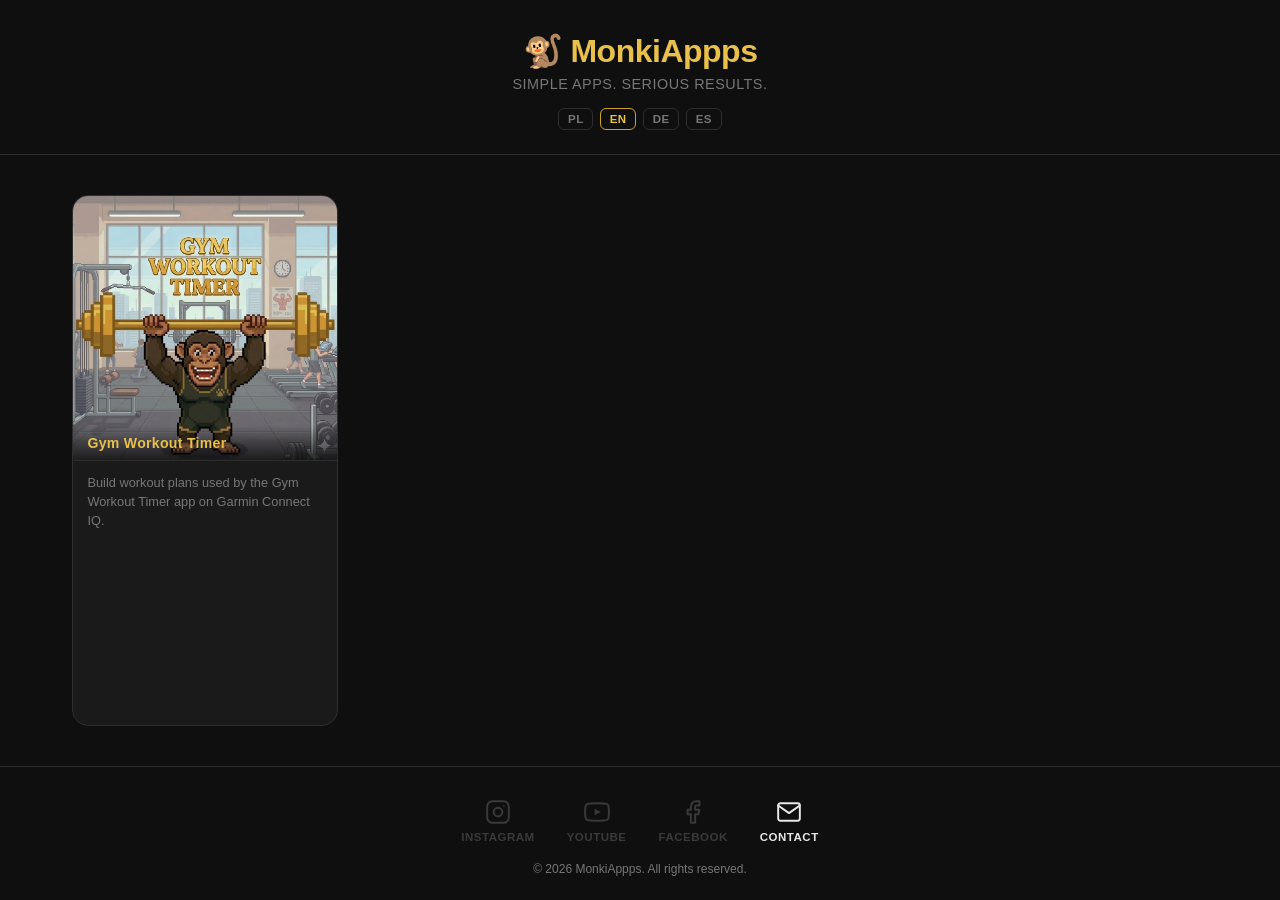
<file: index.html>
<!DOCTYPE html>
<html lang="pl">
<head>
  <meta charset="UTF-8">
  <meta name="viewport" content="width=device-width, initial-scale=1.0">
  <title>MonkiAppps</title>
  <link rel="stylesheet" href="home.css">
</head>
<body>

  <header class="site-header">
    <div class="header-inner">
      <span class="logo">🐒 MonkiAppps</span>
      <p class="tagline" data-i18n="tagline">Simple apps. Serious results.</p>
    </div>
    <div class="lang-switcher">
      <button class="lang-btn active" data-lang="pl">PL</button>
      <button class="lang-btn" data-lang="en">EN</button>
      <button class="lang-btn" data-lang="de">DE</button>
      <button class="lang-btn" data-lang="es">ES</button>
    </div>
  </header>

  <main class="apps-grid">

    <a href="gym-workout-timer/index.html" class="app-tile">
      <div class="tile-img-wrap">
        <img src="resources/GymWorkoutTimer.png" alt="Gym Workout Timer">
        <div class="tile-caption">Gym Workout Timer</div>
      </div>
      <div class="tile-desc">
        <p data-i18n="gwt_desc">Twórz plany treningowe używane przez aplikację Gym Workout Timer w Garmin Connect IQ.</p>
      </div>
    </a>

    <!-- Future tiles go here -->

  </main>

  <footer class="site-footer">
    <div class="footer-inner">
      <div class="social-links">

        <span class="social-icon disabled" title="Instagram – coming soon">
          <svg viewBox="0 0 24 24" fill="none" stroke="currentColor" stroke-width="1.8" stroke-linecap="round" stroke-linejoin="round">
            <rect x="2" y="2" width="20" height="20" rx="5" ry="5"/>
            <circle cx="12" cy="12" r="4"/>
            <circle cx="17.5" cy="6.5" r="0.8" fill="currentColor" stroke="none"/>
          </svg>
          <span>Instagram</span>
        </span>

        <span class="social-icon disabled" title="YouTube – coming soon">
          <svg viewBox="0 0 24 24" fill="none" stroke="currentColor" stroke-width="1.8" stroke-linecap="round" stroke-linejoin="round">
            <path d="M22.54 6.42a2.78 2.78 0 0 0-1.95-1.96C18.88 4 12 4 12 4s-6.88 0-8.59.46A2.78 2.78 0 0 0 1.46 6.42 29 29 0 0 0 1 12a29 29 0 0 0 .46 5.58 2.78 2.78 0 0 0 1.95 1.96C5.12 20 12 20 12 20s6.88 0 8.59-.46a2.78 2.78 0 0 0 1.95-1.96A29 29 0 0 0 23 12a29 29 0 0 0-.46-5.58z"/>
            <polygon points="9.75 15.02 15.5 12 9.75 8.98 9.75 15.02" fill="currentColor" stroke="none"/>
          </svg>
          <span>YouTube</span>
        </span>

        <span class="social-icon disabled" title="Facebook – coming soon">
          <svg viewBox="0 0 24 24" fill="none" stroke="currentColor" stroke-width="1.8" stroke-linecap="round" stroke-linejoin="round">
            <path d="M18 2h-3a5 5 0 0 0-5 5v3H7v4h3v8h4v-8h3l1-4h-4V7a1 1 0 0 1 1-1h3z"/>
          </svg>
          <span>Facebook</span>
        </span>

        <a href="mailto:monki.appps@gmail.com" class="social-icon" title="Contact">
          <svg viewBox="0 0 24 24" fill="none" stroke="currentColor" stroke-width="1.8" stroke-linecap="round" stroke-linejoin="round">
            <path d="M4 4h16c1.1 0 2 .9 2 2v12c0 1.1-.9 2-2 2H4c-1.1 0-2-.9-2-2V6c0-1.1.9-2 2-2z"/>
            <polyline points="22,6 12,13 2,6"/>
          </svg>
          <span data-i18n="contact">Kontakt</span>
        </a>

      </div>
      <p class="copyright" data-i18n="copyright">&copy; 2026 MonkiAppps. Wszelkie prawa zastrzeżone.</p>
    </div>
  </footer>

  <script src="home.js"></script>
</body>
</html>
</file>
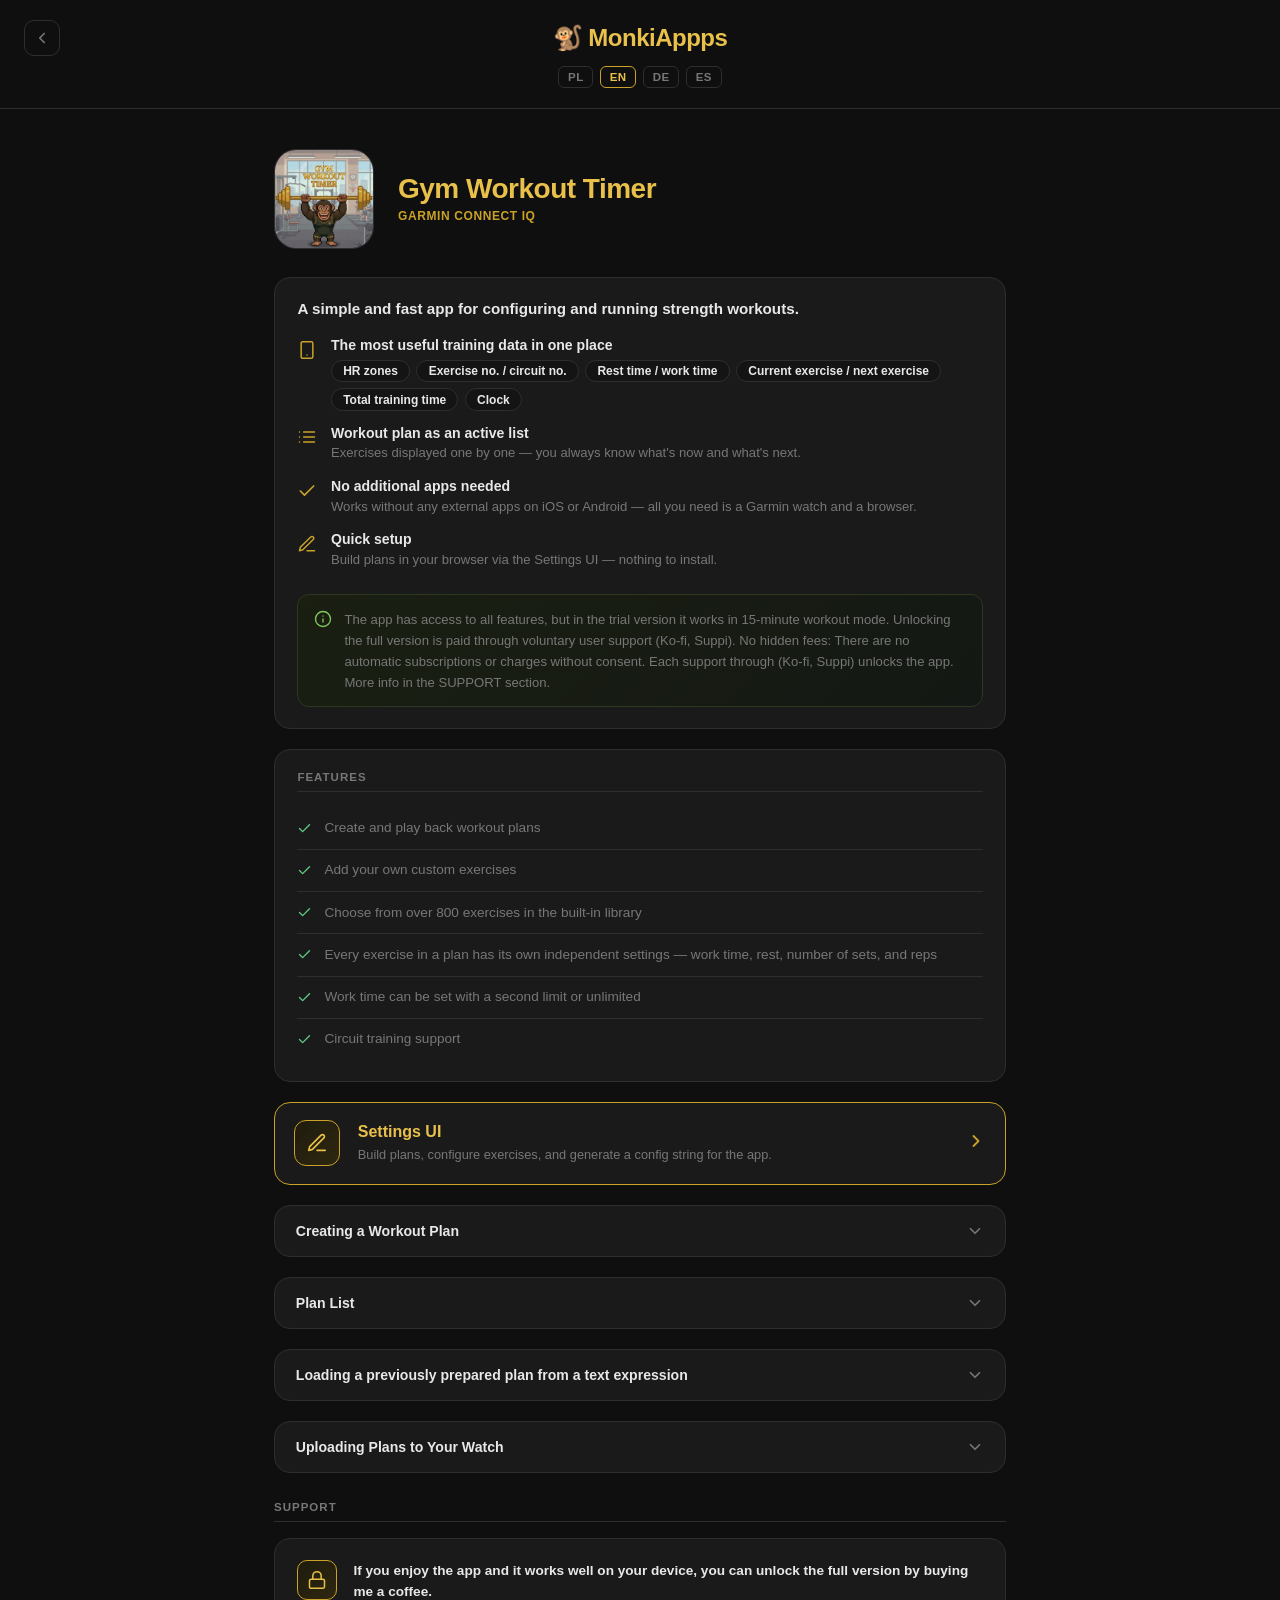
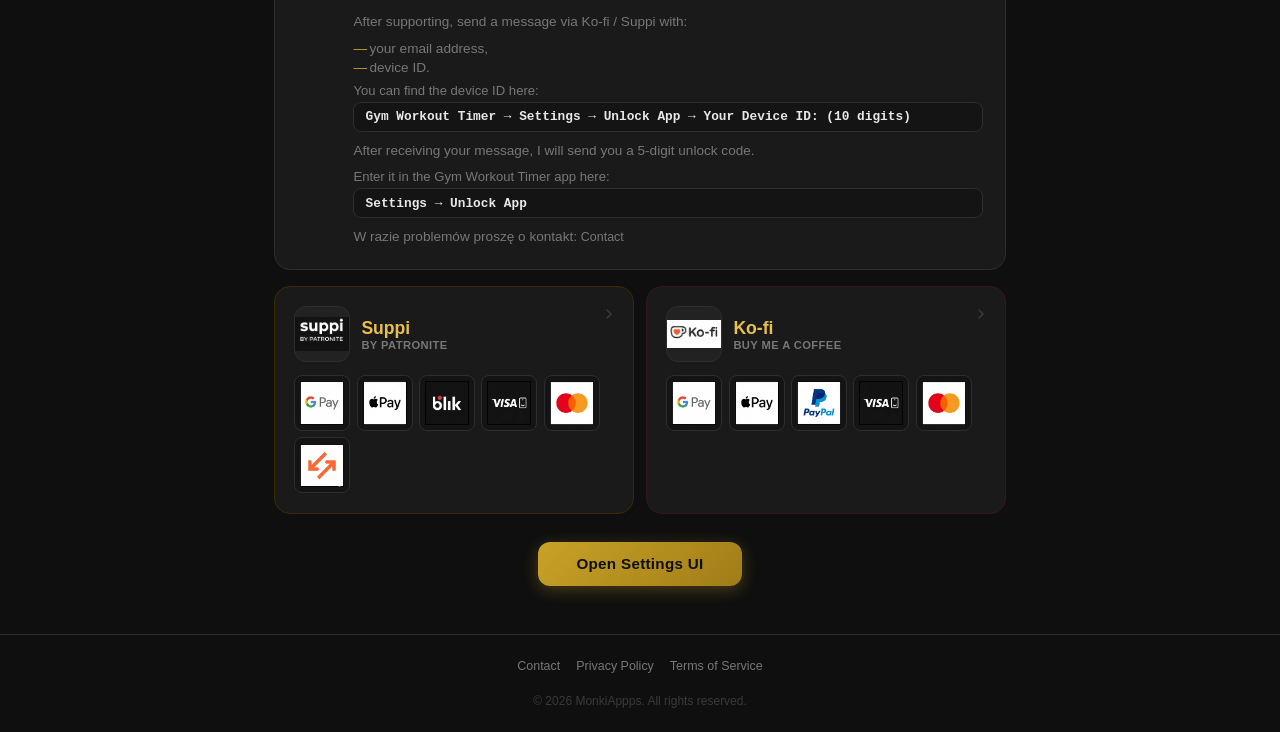
<file: gym-workout-timer/index.html>
<!DOCTYPE html>
<html lang="pl">
<head>
  <meta charset="UTF-8">
  <meta name="viewport" content="width=device-width, initial-scale=1.0">
  <title>Gym Workout Timer – MonkiAppps</title>
  <link rel="stylesheet" href="style.css">
</head>
<body>

  <header class="site-header">
    <div class="header-inner">
      <a href="../index.html" class="back-btn" title="Wróć">
        <svg viewBox="0 0 24 24" fill="none" stroke="currentColor" stroke-width="2.2" stroke-linecap="round" stroke-linejoin="round">
          <polyline points="15 18 9 12 15 6"/>
        </svg>
      </a>
      <a href="../index.html" class="logo">🐒 MonkiAppps</a>
    </div>
    <div class="lang-switcher">
      <button class="lang-btn active" data-lang="pl">PL</button>
      <button class="lang-btn" data-lang="en">EN</button>
      <button class="lang-btn" data-lang="de">DE</button>
      <button class="lang-btn" data-lang="es">ES</button>
    </div>
  </header>

  <main class="page-content">

    <!-- ═══ App hero ═══ -->
    <section class="app-hero">
      <div class="hero-img-wrap">
        <img src="../resources/GymWorkoutTimer.png" alt="Gym Workout Timer">
      </div>
      <div class="hero-text">
        <h1 class="app-title">Gym Workout Timer</h1>
        <p class="app-platform">Garmin Connect IQ</p>
      </div>
    </section>

    <!-- ═══ 1. O aplikacji ═══ -->
    <div class="card">
      <p class="card-tagline" data-i18n="hero_tagline">Aplikacja do konfiguracji oraz prowadzenia treningów siłowych, prosta i szybka.</p>
      <ul class="card-features">
        <li>
          <svg viewBox="0 0 24 24" fill="none" stroke="currentColor" stroke-width="1.8" stroke-linecap="round" stroke-linejoin="round">
            <rect x="5" y="2" width="14" height="20" rx="2" ry="2"/><line x1="12" y1="18" x2="12.01" y2="18"/>
          </svg>
          <div>
            <strong data-i18n="adv3_title">Najważniejsze dane podczas treningu w jednym miejscu</strong>
            <div class="chips">
              <span data-i18n="wd1">HR zones</span>
              <span data-i18n="wd2">Nr ćwiczenia / nr obwodu</span>
              <span data-i18n="wd3">Czas przerwy / czas pracy</span>
              <span data-i18n="wd4">Aktualne ćwiczenie / następne ćwiczenie</span>
              <span data-i18n="wd5">Czas całego treningu</span>
              <span data-i18n="wd6">Zegar</span>
            </div>
          </div>
        </li>
        <li>
          <svg viewBox="0 0 24 24" fill="none" stroke="currentColor" stroke-width="1.8" stroke-linecap="round" stroke-linejoin="round">
            <line x1="8" y1="6" x2="21" y2="6"/><line x1="8" y1="12" x2="21" y2="12"/><line x1="8" y1="18" x2="21" y2="18"/>
            <line x1="3" y1="6" x2="3.01" y2="6"/><line x1="3" y1="12" x2="3.01" y2="12"/><line x1="3" y1="18" x2="3.01" y2="18"/>
          </svg>
          <div>
            <strong data-i18n="adv4_title">Plan treningowy jako aktywna lista</strong>
            <p data-i18n="adv4_desc">Ćwiczenia wyświetlane kolejno — zawsze wiesz co teraz i co dalej.</p>
          </div>
        </li>
        <li>
          <svg viewBox="0 0 24 24" fill="none" stroke="currentColor" stroke-width="2" stroke-linecap="round" stroke-linejoin="round">
            <polyline points="20 6 9 17 4 12"/>
          </svg>
          <div>
            <strong data-i18n="adv1_title">Żadnych dodatkowych aplikacji</strong>
            <p data-i18n="adv1_desc">Działa bez żadnych zewnętrznych aplikacji na iOS ani Android — potrzebujesz tylko zegarka Garmin i przeglądarki.</p>
          </div>
        </li>
        <li>
          <svg viewBox="0 0 24 24" fill="none" stroke="currentColor" stroke-width="1.8" stroke-linecap="round" stroke-linejoin="round">
            <path d="M12 20h9"/><path d="M16.5 3.5a2.121 2.121 0 0 1 3 3L7 19l-4 1 1-4 12.5-12.5z"/>
          </svg>
          <div>
            <strong data-i18n="adv2_title">Szybka konfiguracja</strong>
            <p data-i18n="adv2_desc">Plany tworzysz w przeglądarce przez Settings UI — bez instalacji czegokolwiek.</p>
          </div>
        </li>
      </ul>

      <div class="card-note">
        <svg viewBox="0 0 24 24" fill="none" stroke="currentColor" stroke-width="1.8" stroke-linecap="round" stroke-linejoin="round">
          <circle cx="12" cy="12" r="10"/><line x1="12" y1="16" x2="12" y2="12"/><line x1="12" y1="8" x2="12.01" y2="8"/>
        </svg>
        <div class="card-note-body">
          <p data-i18n="card_trial">Aplikacja ma dostęp do wszystkich funkcji, ale w wersji próbnej działa z ograniczeniem do 15-minutowego treningu. Jeśli się Ci spodoba, możesz odblokować pełną wersję — <a href="#support" class="card-note-link" data-i18n="card_trial_link">zobacz jak wspomóc projekt</a>.</p>
        </div>
      </div>
    </div>

    <!-- ═══ 2. Konfiguracja ═══ -->
    <div class="card">
      <h2 class="card-heading" data-i18n="config_heading">Konfiguracja</h2>
      <div class="config-list">
        <div class="config-item">
          <svg viewBox="0 0 24 24" fill="none" stroke="currentColor" stroke-width="2.2" stroke-linecap="round" stroke-linejoin="round"><polyline points="20 6 9 17 4 12"/></svg>
          <span data-i18n="cfg1">Tworzenie i odtwarzanie planów treningowych</span>
        </div>
        <div class="config-item">
          <svg viewBox="0 0 24 24" fill="none" stroke="currentColor" stroke-width="2.2" stroke-linecap="round" stroke-linejoin="round"><polyline points="20 6 9 17 4 12"/></svg>
          <span data-i18n="cfg2">Możliwość dodawania własnych ćwiczeń</span>
        </div>
        <div class="config-item">
          <svg viewBox="0 0 24 24" fill="none" stroke="currentColor" stroke-width="2.2" stroke-linecap="round" stroke-linejoin="round"><polyline points="20 6 9 17 4 12"/></svg>
          <span data-i18n="cfg3">Ponad 800 ćwiczeń do wyboru z wbudowanej biblioteki</span>
        </div>
        <div class="config-item">
          <svg viewBox="0 0 24 24" fill="none" stroke="currentColor" stroke-width="2.2" stroke-linecap="round" stroke-linejoin="round"><polyline points="20 6 9 17 4 12"/></svg>
          <span data-i18n="cfg4">Każde ćwiczenie w planie ma niezależną konfigurację — czas pracy, przerwy, ilość serii i liczbę powtórzeń</span>
        </div>
        <div class="config-item">
          <svg viewBox="0 0 24 24" fill="none" stroke="currentColor" stroke-width="2.2" stroke-linecap="round" stroke-linejoin="round"><polyline points="20 6 9 17 4 12"/></svg>
          <span data-i18n="cfg5">Czas pracy z limitem sekund lub bez limitu</span>
        </div>
        <div class="config-item">
          <svg viewBox="0 0 24 24" fill="none" stroke="currentColor" stroke-width="2.2" stroke-linecap="round" stroke-linejoin="round"><polyline points="20 6 9 17 4 12"/></svg>
          <span data-i18n="cfg6">Obsługa treningów obwodowych (circuit training)</span>
        </div>
      </div>
    </div>

    <!-- ═══ Settings UI tile ═══ -->
    <a href="../settings-ui/index.html" class="settings-tile">
      <div class="settings-tile-icon">
        <svg viewBox="0 0 24 24" fill="none" stroke="currentColor" stroke-width="1.8" stroke-linecap="round" stroke-linejoin="round">
          <path d="M12 20h9"/>
          <path d="M16.5 3.5a2.121 2.121 0 0 1 3 3L7 19l-4 1 1-4 12.5-12.5z"/>
        </svg>
      </div>
      <div class="settings-tile-body">
        <span class="settings-tile-title" data-i18n="settings_tile_title">Settings UI</span>
        <span class="settings-tile-desc" data-i18n="settings_tile_desc">Twórz plany, konfiguruj ćwiczenia i generuj ciąg konfiguracyjny do aplikacji.</span>
      </div>
      <div class="settings-tile-arrow">
        <svg viewBox="0 0 24 24" fill="none" stroke="currentColor" stroke-width="2.2" stroke-linecap="round" stroke-linejoin="round">
          <polyline points="9 18 15 12 9 6"/>
        </svg>
      </div>
    </a>

    <!-- ═══ 3. Tworzenie planu (accordion) ═══ -->
    <details class="accordion">
      <summary class="accordion-bar">
        <span class="accordion-title" data-i18n="create_heading">Tworzenie planu treningowego</span>
        <svg class="accordion-chevron" viewBox="0 0 24 24" fill="none" stroke="currentColor" stroke-width="2.2" stroke-linecap="round" stroke-linejoin="round">
          <polyline points="6 9 12 15 18 9"/>
        </svg>
      </summary>
      <div class="accordion-body">
        <p class="accordion-intro" data-i18n="create_intro">Plan to zestaw ćwiczeń wykonywanych kolejno. Możesz stworzyć wiele planów (np. Push, Pull, Nogi) i zapisać je wszystkie w jednym ciągu konfiguracyjnym.</p>
        <ol class="steps-list">
          <li class="step-item">
            <span class="step-num">1</span>
            <div class="step-body">
              <strong data-i18n="c_s1_title">Nadaj nazwę planowi</strong>
              <p data-i18n="c_s1_desc">Wpisz nazwę w polu Plan Name (np. „Push Day", „Nogi"). Maksymalnie 30 znaków.</p>
            </div>
          </li>
          <li class="step-item">
            <span class="step-num">2</span>
            <div class="step-body">
              <strong data-i18n="c_s2_title">Dodaj ćwiczenia</strong>
              <p data-i18n="c_s2_desc">Kliknij „+ Add Exercise" — otworzy się okno wyboru ćwiczenia z dwoma trybami:</p>
              <div class="sub-options">
                <div class="sub-option">
                  <span class="sub-badge" data-i18n="c_s2_lib_badge">Z biblioteki</span>
                  <span class="sub-option-desc" data-i18n="c_s2_lib_desc">Szukaj po nazwie lub filtruj po grupie mięśniowej i sprzęcie. Kliknij ćwiczenie, by wybrać je i przejść do ustawiania parametrów.</span>
                </div>
                <div class="sub-option">
                  <span class="sub-badge sub-badge--alt" data-i18n="c_s2_custom_badge">Własne</span>
                  <span class="sub-option-desc" data-i18n="c_s2_custom_desc">Zakładka Custom — wpisz dowolną nazwę ćwiczenia i kliknij Add.</span>
                </div>
              </div>
            </div>
          </li>
          <li class="step-item">
            <span class="step-num">3</span>
            <div class="step-body">
              <strong data-i18n="c_s3_title">Ustaw parametry ćwiczenia</strong>
              <p data-i18n="c_s3_simple">Ustaw liczbę serii, liczbę powtórzeń (lub MAX — ćwiczysz do upadku bez odliczania), czas przerwy między seriami oraz czas pracy (0 = bez limitu czasu). Każde ćwiczenie w planie konfigurujesz niezależnie.</p>
              <p class="step-hint" data-i18n="c_s3_confirm">Gdy parametry są gotowe, kliknij „Add to Plan".</p>
            </div>
          </li>
          <li class="step-item">
            <span class="step-num">4</span>
            <div class="step-body">
              <strong data-i18n="c_s4_title">Edytuj i zmieniaj kolejność</strong>
              <p data-i18n="c_s4_desc">Kliknij dowolne ćwiczenie na liście — otworzy się okno edycji. Możesz zmienić parametry, przesunąć ćwiczenie w górę lub w dół, albo je usunąć.</p>
            </div>
          </li>
          <li class="step-item">
            <span class="step-num">5</span>
            <div class="step-body">
              <strong data-i18n="c_s5_title">Loop training (opcjonalnie)</strong>
              <p data-i18n="c_s5_desc">Zaznacz „Loop training" i podaj liczbę powtórzeń (2–20), jeśli zegarek ma automatycznie powtórzyć cały plan kilka razy z rzędu.</p>
            </div>
          </li>
          <li class="step-item">
            <span class="step-num">6</span>
            <div class="step-body">
              <strong data-i18n="c_s6_title">Dodaj plan do listy</strong>
              <p data-i18n="c_s6_desc">Kliknij „Add Plan to List" — plan trafia do Listy Planów, a edytor czysty czeka na kolejny trening. Powtórz kroki 1–6 dla każdego planu.</p>
            </div>
          </li>
          <li class="step-item">
            <span class="step-num">7</span>
            <div class="step-body">
              <strong data-i18n="c_s7_title">Ważna informacja o nazwach planów</strong>
              <p data-i18n="c_s7_desc">Jeśli dodasz plan o takiej samej nazwie co istniejący, zostanie on nadpisany na zegarku. Dobrą praktyką jest zapisanie sobie wygenerowanego ciągu konfiguracyjnego gdzieś w notatniku — dzięki temu będziesz mieć kopię zapasową i będziesz mógł łatwo edytować plany w przyszłości.</p>
            </div>
          </li>
        </ol>
      </div>
    </details>

    <!-- ═══ 4. Lista planów (accordion) ═══ -->
    <details class="accordion">
      <summary class="accordion-bar">
        <span class="accordion-title" data-i18n="list_heading">Lista planów</span>
        <svg class="accordion-chevron" viewBox="0 0 24 24" fill="none" stroke="currentColor" stroke-width="2.2" stroke-linecap="round" stroke-linejoin="round">
          <polyline points="6 9 12 15 18 9"/>
        </svg>
      </summary>
      <div class="accordion-body">
        <p class="accordion-intro" data-i18n="list_intro">Wszystkie gotowe treningi zbierają się na Liście Planów. Co możesz tam zrobić:</p>
        <div class="feature-list">
          <div class="feature-item">
            <div class="feature-icon feature-icon--edit">
              <svg viewBox="0 0 24 24" fill="none" stroke="currentColor" stroke-width="1.8" stroke-linecap="round" stroke-linejoin="round">
                <path d="M11 4H4a2 2 0 0 0-2 2v14a2 2 0 0 0 2 2h14a2 2 0 0 0 2-2v-7"/>
                <path d="M18.5 2.5a2.121 2.121 0 0 1 3 3L12 15l-4 1 1-4 9.5-9.5z"/>
              </svg>
            </div>
            <div class="feature-text">
              <strong data-i18n="list_f1_title">Edytuj plan</strong>
              <span data-i18n="list_f1_desc">Kliknij nazwę planu → wczyta się z powrotem do edytora. Wprowadź zmiany i kliknij „Add Plan to List" ponownie.</span>
            </div>
          </div>
          <div class="feature-item">
            <div class="feature-icon feature-icon--delete">
              <svg viewBox="0 0 24 24" fill="none" stroke="currentColor" stroke-width="1.8" stroke-linecap="round" stroke-linejoin="round">
                <polyline points="3 6 5 6 21 6"/><path d="M19 6l-1 14a2 2 0 0 1-2 2H8a2 2 0 0 1-2-2L5 6"/>
                <path d="M10 11v6"/><path d="M14 11v6"/>
              </svg>
            </div>
            <div class="feature-text">
              <strong data-i18n="list_f2_title">Usuń plan</strong>
              <span data-i18n="list_f2_desc">Kliknij ✕ przy planie, by usunąć go z listy.</span>
            </div>
          </div>
          <div class="feature-item">
            <div class="feature-icon feature-icon--generate">
              <svg viewBox="0 0 24 24" fill="none" stroke="currentColor" stroke-width="1.8" stroke-linecap="round" stroke-linejoin="round">
                <polyline points="16 18 22 12 16 6"/><polyline points="8 6 2 12 8 18"/>
              </svg>
            </div>
            <div class="feature-text">
              <strong data-i18n="list_f3_title">Generuj ciąg konfiguracyjny</strong>
              <span data-i18n="list_f3_desc">Kliknij „Generate Config String" — wszystkie plany z listy zostaną spakowane w jeden ciąg gotowy do wklejenia w Garmin Connect Mobile.</span>
            </div>
          </div>
          <div class="feature-item">
            <div class="feature-icon feature-icon--history">
              <svg viewBox="0 0 24 24" fill="none" stroke="currentColor" stroke-width="1.8" stroke-linecap="round" stroke-linejoin="round">
                <polyline points="12 8 12 12 14 14"/><path d="M3.05 11a9 9 0 1 1 .5 4M3 16v-5h5"/>
              </svg>
            </div>
            <div class="feature-text">
              <strong data-i18n="list_f4_title">Historia generowań</strong>
              <span data-i18n="list_f4_desc">Ostatnie 10 wygenerowanych ciągów jest zapisywane automatycznie. Możesz je skopiować lub wczytać w dowolnym momencie.</span>
            </div>
          </div>
        </div>
      </div>
    </details>

    <!-- ═══ 5. Wczytywanie z wyrażenia (accordion) ═══ -->
    <details class="accordion">
      <summary class="accordion-bar">
        <span class="accordion-title" data-i18n="import_heading">Wczytywanie wcześniej przygotowanego planu z wyrażenia tekstowego</span>
        <svg class="accordion-chevron" viewBox="0 0 24 24" fill="none" stroke="currentColor" stroke-width="2.2" stroke-linecap="round" stroke-linejoin="round">
          <polyline points="6 9 12 15 18 9"/>
        </svg>
      </summary>
      <div class="accordion-body">
        <p class="accordion-intro" data-i18n="import_intro">Masz gotowy ciąg konfiguracyjny z poprzedniej sesji lub od innej osoby? Załadujesz go bez ręcznego wpisywania ćwiczeń.</p>
        <ol class="steps-list">
          <li class="step-item">
            <span class="step-num">1</span>
            <div class="step-body">
              <strong data-i18n="imp_s1_title">Wklej ciąg w pole na górze</strong>
              <p data-i18n="imp_s1_desc">W sekcji „Load plan from string" wklej skopiowany ciąg konfiguracyjny (wygląda jak: <code>Push Day|Bench Press,4,8,90,0|…</code>).</p>
            </div>
          </li>
          <li class="step-item">
            <span class="step-num">2</span>
            <div class="step-body">
              <strong data-i18n="imp_s2_title">Kliknij „Load &amp; Edit"</strong>
              <p data-i18n="imp_s2_desc">Plan wczytuje się do edytora — zobaczysz nazwę, listę ćwiczeń i parametry. Możesz swobodnie edytować wszystko przed zapisem.</p>
            </div>
          </li>
          <li class="step-item">
            <span class="step-num">3</span>
            <div class="step-body">
              <strong data-i18n="imp_s3_title">Dodaj do listy i generuj</strong>
              <p data-i18n="imp_s3_desc">Po ewentualnych zmianach kliknij „Add Plan to List", a następnie „Generate Config String", by uzyskać gotowy ciąg do wklejenia w zegarek.</p>
            </div>
          </li>
        </ol>
      </div>
    </details>

    <!-- ═══ 6. Wgrywanie na zegarek (accordion) ═══ -->
    <details class="accordion">
      <summary class="accordion-bar">
        <span class="accordion-title" data-i18n="watch_heading">Wgrywanie planów na zegarek</span>
        <svg class="accordion-chevron" viewBox="0 0 24 24" fill="none" stroke="currentColor" stroke-width="2.2" stroke-linecap="round" stroke-linejoin="round">
          <polyline points="6 9 12 15 18 9"/>
        </svg>
      </summary>
      <div class="accordion-body">
        <ol class="steps-list">
          <li class="step-item">
            <span class="step-num">1</span>
            <div class="step-body">
              <strong data-i18n="w_s1_title">Skopiuj ciąg konfiguracyjny</strong>
              <p data-i18n="w_s1_desc">Po kliknięciu „Generate Config String" pojawi się ciąg tekstowy. Kliknij „Copy to clipboard".</p>
            </div>
          </li>
          <li class="step-item">
            <span class="step-num">2</span>
            <div class="step-body">
              <strong data-i18n="w_s2_title">Wklej w Garmin Connect Mobile</strong>
              <p data-i18n="w_s2_desc">W aplikacji Garmin Connect Mobile przejdź do: Moje Urządzenie → Aplikacje → GymWorkoutTimer → Ustawienia. Wklej tekst w pole „Plan Configuration" i zapisz.</p>
            </div>
          </li>
          <li class="step-item">
            <span class="step-num">3</span>
            <div class="step-body">
              <strong data-i18n="w_s3_title">Zsynchronizuj zegarek i trenuj</strong>
              <p data-i18n="w_s3_desc">Zsynchronizuj zegarek z Garmin Connect. Plany pojawią się na ekranie SELECT PLAN — wybierz trening, naciśnij Start i daj się poprowadzić.</p>
            </div>
          </li>
        </ol>
      </div>
    </details>

    <!-- ═══ 7. Wsparcie ═══ -->
    <section class="section-block" id="support">
      <h2 class="section-title" data-i18n="support_heading">Wsparcie</h2>

      <div class="unlock-info">
        <div class="unlock-info-icon">
          <svg viewBox="0 0 24 24" fill="none" stroke="currentColor" stroke-width="1.8" stroke-linecap="round" stroke-linejoin="round">
            <rect x="3" y="11" width="18" height="11" rx="2" ry="2"/><path d="M7 11V7a5 5 0 0 1 10 0v4"/>
          </svg>
        </div>
        <div class="unlock-info-body">
          <p class="unlock-lead" data-i18n="unlock_lead">Jeśli aplikacja Ci się podoba i działa poprawnie na Twoim urządzeniu, możesz odblokować pełną wersję, stawiając mi kawę.</p>
          <p data-i18n="unlock_send">Po wsparciu wyślij wiadomość via Ko-fi / Suppi z:</p>
          <ul class="unlock-list">
            <li data-i18n="unlock_email">swoim adresem e-mail,</li>
            <li data-i18n="unlock_devid">ID urządzenia.</li>
          </ul>
          <div class="unlock-path">
            <span class="unlock-path-label" data-i18n="unlock_where">ID urządzenia znajdziesz tutaj:</span>
            <code data-i18n="unlock_path_val">Gym Workout Timer → Settings → Unlock App → Your Device ID: (10 cyfr)</code>
          </div>
          <p data-i18n="unlock_code">Po otrzymaniu wiadomości wyślę Ci 5-cyfrowy kod odblokowujący.</p>
          <div class="unlock-path">
            <span class="unlock-path-label" data-i18n="unlock_enter">Wpisz go w aplikacji Gym Workout Timer tutaj:</span>
            <code>Settings → Unlock App</code>
          </div>
          <p class="unlock-contact">W razie problemów proszę o kontakt: <a href="mailto:monki.appps@gmail.com" class="footer-link" data-i18n="contact">monki.appps@gmail.com</a></p>
        </div>
      </div>

      <div class="support-grid">

        <!-- Suppi / Patronite -->
        <a href="https://suppi.pl/monkiappps" target="_blank" rel="noopener noreferrer" class="service-card service-card--suppi">
          <div class="service-card-header">
            <img src="../resources/08_suppi.png" alt="Suppi" class="service-logo">
            <div>
              <span class="service-card-name">Suppi</span>
              <span class="service-card-by">by Patronite</span>
            </div>
          </div>
          <div class="service-card-payments">
            <span class="pay-icon" title="Google Pay"><img src="../resources/03_google_pay.png" alt="Google Pay"></span>
            <span class="pay-icon" title="Apple Pay"><img src="../resources/01_Apple_pay.png" alt="Apple Pay"></span>
            <span class="pay-icon" title="BLIK"><img src="../resources/02_blik.png" alt="BLIK"></span>
            <span class="pay-icon" title="Visa"><img src="../resources/06_visa.png" alt="Visa"></span>
            <span class="pay-icon" title="Mastercard"><img src="../resources/04_mastercard.png" alt="Mastercard"></span>
            <span class="pay-icon" title="Przelewy online"><img src="../resources/09_transfer.png" alt="Przelewy online"></span>
          </div>
          <div class="service-card-arrow">
            <svg viewBox="0 0 24 24" fill="none" stroke="currentColor" stroke-width="2.2" stroke-linecap="round" stroke-linejoin="round">
              <polyline points="9 18 15 12 9 6"/>
            </svg>
          </div>
        </a>

        <!-- Ko-fi -->
        <a href="https://ko-fi.com/monkiappps" target="_blank" rel="noopener noreferrer" class="service-card service-card--kofi">
          <div class="service-card-header">
            <img src="../resources/07_ko-fi.png" alt="Ko-fi" class="service-logo">
            <div>
              <span class="service-card-name">Ko-fi</span>
              <span class="service-card-by">Buy me a coffee</span>
            </div>
          </div>
          <div class="service-card-payments">
            <span class="pay-icon" title="Google Pay"><img src="../resources/03_google_pay.png" alt="Google Pay"></span>
            <span class="pay-icon" title="Apple Pay"><img src="../resources/01_Apple_pay.png" alt="Apple Pay"></span>
            <span class="pay-icon" title="PayPal"><img src="../resources/05_paypal.png" alt="PayPal"></span>
            <span class="pay-icon" title="Visa"><img src="../resources/06_visa.png" alt="Visa"></span>
            <span class="pay-icon" title="Mastercard"><img src="../resources/04_mastercard.png" alt="Mastercard"></span>
          </div>
          <div class="service-card-arrow">
            <svg viewBox="0 0 24 24" fill="none" stroke="currentColor" stroke-width="2.2" stroke-linecap="round" stroke-linejoin="round">
              <polyline points="9 18 15 12 9 6"/>
            </svg>
          </div>
        </a>

      </div>
    </section>

    <!-- CTA -->
    <div class="cta-wrap">
      <a href="../settings-ui/index.html" class="btn-cta" data-i18n="cta_btn">Otwórz Settings UI</a>
    </div>

  </main>

  <footer class="site-footer">
    <div class="footer-inner">
      <div style="display: flex; gap: 16px; justify-content: center; flex-wrap: wrap; margin-bottom: 12px;">
        <a href="mailto:monki.appps@gmail.com" class="footer-link" data-i18n="contact">Kontakt</a>
        <a href="../privacy-policy.html" class="footer-link" data-i18n="footer_privacy">Polityka Prywatności</a>
        <a href="../terms.html" class="footer-link" data-i18n="footer_terms">Regulamin</a>
      </div>
      <p class="copyright" data-i18n="copyright">© 2026 MonkiAppps. Wszelkie prawa zastrzeżone.</p>
    </div>
  </footer>

  <script src="script.js"></script>
</body>
</html>
</file>
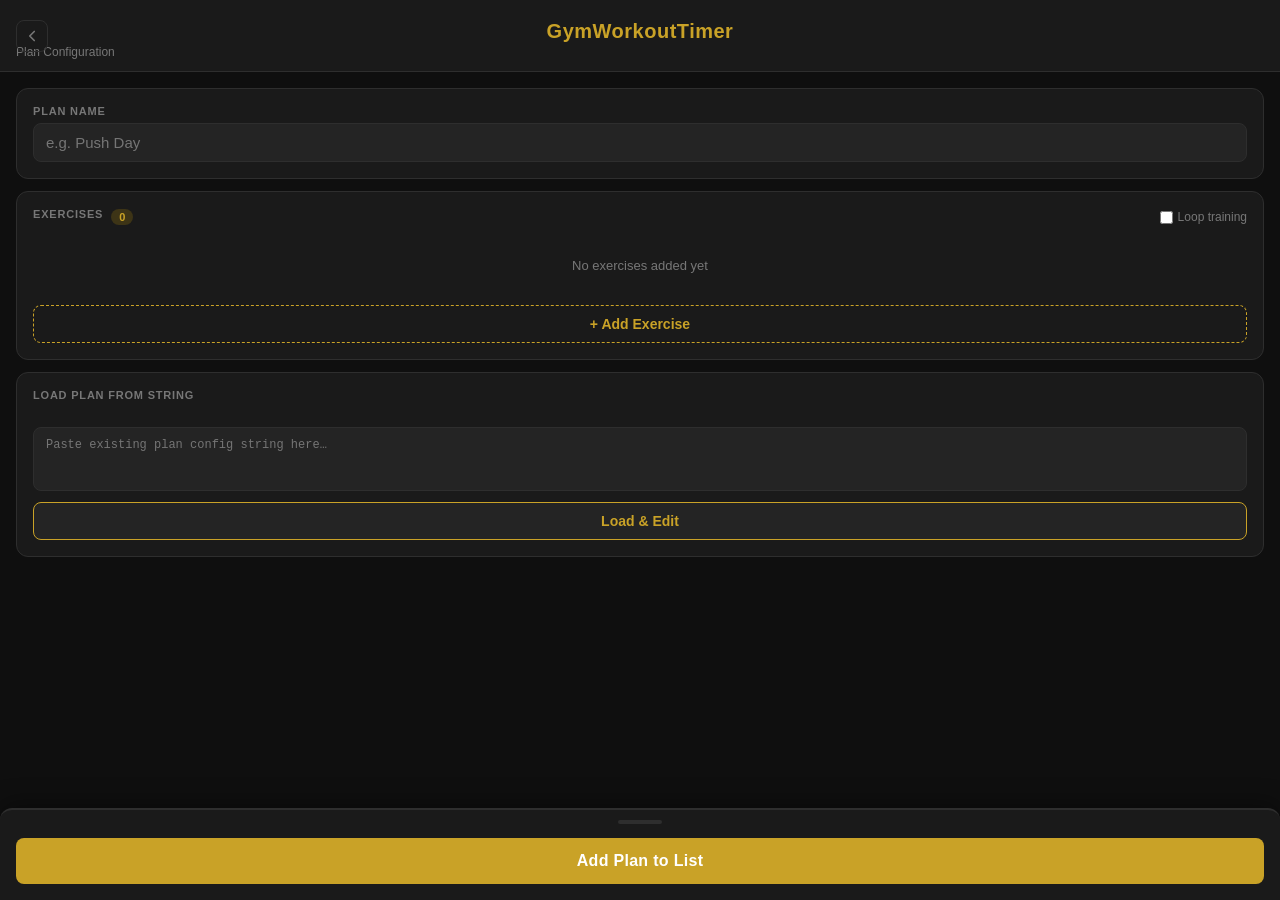
<file: settings-ui/index.html>
<!DOCTYPE html>
<html lang="en">
<head>
  <meta charset="UTF-8">
  <meta name="viewport" content="width=device-width, initial-scale=1.0, interactive-widget=resizes-content">
  <title>GymWorkoutTimer Settings</title>
  <link rel="stylesheet" href="style.css">
</head>
<body>

  <header>
    <a href="../gym-workout-timer/index.html" class="back-btn" title="Back to Gym Workout Timer">
      <svg viewBox="0 0 24 24" fill="none" stroke="currentColor" stroke-width="2.2" stroke-linecap="round" stroke-linejoin="round">
        <polyline points="15 18 9 12 15 6"/>
      </svg>
    </a>
    <h1>GymWorkoutTimer</h1>
    <p class="subtitle">Plan Configuration</p>
  </header>

  <main>
    <!-- Plan name -->
    <section class="card">
      <label class="field-label" for="planName">Plan Name</label>
      <input type="text" id="planName" class="text-input" placeholder="e.g. Push Day" maxlength="30">
    </section>

    <!-- Exercise list -->
    <section class="card">
      <div class="section-header">
        <span class="field-label">Exercises</span>
        <span id="exerciseCount" class="badge">0</span>
        <div class="loop-control" style="margin-left:auto;display:flex;align-items:center;gap:8px;">
          <label style="display:flex;align-items:center;gap:5px;font-size:12px;color:var(--text-dim);cursor:pointer;">
            <input type="checkbox" id="loopEnabled"> Loop training
          </label>
          <div id="loopCountWrap" style="display:none;align-items:center;gap:4px;">
            <input type="number" id="loopCount" class="num-input" value="2" min="2" max="20" style="width:52px;">
            <span style="font-size:12px;color:var(--text-dim);">×</span>
          </div>
        </div>
      </div>
      <ul id="exerciseList" class="exercise-list">
        <li class="empty-state" id="emptyState">No exercises added yet</li>
      </ul>
      <button class="btn-add" id="btnAdd">+ Add Exercise</button>
    </section>

    <!-- Import from string -->
    <section class="card">
      <div class="section-header">
        <span class="field-label">Load plan from string</span>
      </div>
      <textarea id="importInput" class="plan-output" rows="3" placeholder="Paste existing plan config string here…"></textarea>
      <button class="btn-import" id="btnImport">Load &amp; Edit</button>
    </section>
  </main>

  <!-- Generated config output -->
  <section class="card" id="outputSection" style="display:none">
    <div class="section-header">
      <span class="field-label">Config String — all plans</span>
      <button class="btn-close-section" id="btnCloseOutput" title="Close">✕</button>
    </div>
    <textarea id="planOutput" class="plan-output" readonly rows="5"></textarea>
    <button class="btn-copy" id="btnCopy">Copy to clipboard</button>
    <div class="output-hint">
      <strong>How to use on your watch:</strong><br>
      1. Copy the string above.<br>
      2. Open <strong>Garmin Connect Mobile</strong> → My Device → Apps → <em>GymWorkoutTimer</em> → Settings.<br>
      3. Paste into the <em>Plan Configuration</em> field and tap Save.<br>
      4. Sync your watch — all plans will appear in the SELECT PLAN screen.
    </div>
  </section>

  <!-- Config string history -->
  <section class="card" id="historySection" style="display:none">
    <div class="section-header">
      <span class="field-label">Config History</span>
      <button class="btn-close-section" id="btnClearHistory" title="Clear history">✕</button>
    </div>
    <div id="historyList"></div>
  </section>

  <!-- Bottom drawer -->
  <div class="bottom-drawer" id="bottomDrawer">
    <div class="drawer-handle" id="drawerHandle">
      <div class="drawer-handle-bar"></div>
    </div>
    <div class="drawer-content" id="drawerContent">
      <div class="section-header">
        <span class="field-label">Plan List</span>
        <span id="planCount" class="badge">0</span>
      </div>
      <div id="planList"><div class="empty-state">No plans added yet</div></div>
    </div>
    <div class="drawer-actions">
      <button class="btn-save" id="btnSave">Add Plan to List</button>
      <button class="btn-generate" id="btnGenerateConfig" style="display:none">Generate Config String</button>
    </div>
  </div>

  <!-- Search / Add modal -->
  <div class="modal-overlay" id="modalOverlay">
    <div class="modal">
      <div class="modal-header">
        <h2>Add Exercise</h2>
        <button class="btn-close" id="btnCloseModal">✕</button>
      </div>

      <div class="tabs">
        <button class="tab active" data-tab="list">From Library</button>
        <button class="tab" data-tab="custom">Custom</button>
      </div>

      <div class="tab-content" id="tabList">
        <div class="search-box">
          <input type="text" id="searchInput" class="text-input" placeholder="Search exercises…" autocomplete="off">
        </div>
        <div class="filter-row">
          <select id="filterMuscle" class="select-input"><option value="">All muscles</option></select>
          <select id="filterEquip" class="select-input"><option value="">All equipment</option></select>
        </div>
        <ul id="searchResults" class="search-results"></ul>
      </div>

      <div class="tab-content hidden" id="tabCustom">
        <label class="field-label" for="customName">Exercise Name</label>
        <input type="text" id="customName" class="text-input" placeholder="e.g. Cable Fly" maxlength="30">
        <button class="btn-primary" id="btnAddCustom">Add</button>
      </div>

      <div class="params-panel hidden" id="paramsPanel">
        <div class="selected-name" id="selectedName"></div>
        <div class="params-grid">
          <div class="param-field">
            <label class="field-label">Sets</label>
            <input type="number" id="paramSets" class="num-input" value="3" min="1" max="20">
          </div>
          <div class="param-field">
            <label class="field-label">Reps</label>
            <input type="number" id="paramReps" class="num-input" value="10" min="0" max="100">
          </div>
          <div class="param-field checkbox-field">
            <label class="field-label">MAX reps</label>
            <input type="checkbox" id="paramRepsMax" class="checkbox-input">
          </div>
        </div>
        <div class="params-grid params-grid-2">
          <div class="param-field">
            <label class="field-label">Work time (s)</label>
            <input type="number" id="paramWorkTime" class="num-input" value="0" min="0" max="600" step="5">
          </div>
          <div class="param-field checkbox-field">
            <label class="field-label">Unlimited work time</label>
            <input type="checkbox" id="paramWorkUnlimited" class="checkbox-input">
          </div>
        </div>
        <div class="params-grid params-grid-2">
          <div class="param-field">
            <label class="field-label">Rest time (s)</label>
            <input type="number" id="paramRest" class="num-input" value="60" min="0" max="600" step="5">
          </div>
          <div class="param-field checkbox-field">
            <label class="field-label">Unlimited rest time</label>
            <input type="checkbox" id="paramRestUnlimited" class="checkbox-input">
          </div>
        </div>
        <p class="params-hint">Work/Rest time 0 = no limit (end with lap) &nbsp;·&nbsp; MAX reps = until failure</p>
        <button class="btn-primary" id="btnConfirmAdd">Add to Plan</button>
      </div>
    </div>
  </div>

  <!-- Edit modal -->
  <div class="modal-overlay" id="editOverlay">
    <div class="modal">
      <div class="modal-header">
        <h2>Edit Exercise</h2>
        <button class="btn-close" id="btnCloseEdit">✕</button>
      </div>
      <div class="selected-name" id="editName"></div>
      <div class="params-grid">
        <div class="param-field">
          <label class="field-label">Sets</label>
          <input type="number" id="editSets" class="num-input" min="1" max="20">
        </div>
        <div class="param-field">
          <label class="field-label">Reps</label>
          <input type="number" id="editReps" class="num-input" min="0" max="100">
        </div>
        <div class="param-field checkbox-field">
          <label class="field-label">MAX reps</label>
          <input type="checkbox" id="editRepsMax" class="checkbox-input">
        </div>
      </div>
      <div class="params-grid params-grid-2">
        <div class="param-field">
          <label class="field-label">Work time (s)</label>
          <input type="number" id="editWorkTime" class="num-input" min="0" max="600" step="5">
        </div>
        <div class="param-field checkbox-field">
          <label class="field-label">Unlimited work time</label>
          <input type="checkbox" id="editWorkUnlimited" class="checkbox-input">
        </div>
      </div>
      <div class="params-grid params-grid-2">
        <div class="param-field">
          <label class="field-label">Rest time (s)</label>
          <input type="number" id="editRest" class="num-input" min="0" max="600" step="5">
        </div>
        <div class="param-field checkbox-field">
          <label class="field-label">Unlimited rest time</label>
          <input type="checkbox" id="editRestUnlimited" class="checkbox-input">
        </div>
      </div>
      <p class="params-hint">Work/Rest time 0 = no limit (end with lap) &nbsp;·&nbsp; MAX reps = until failure</p>
      <div class="edit-reorder">
        <button class="btn-reorder" id="btnMoveUp">▲ Move up</button>
        <button class="btn-reorder" id="btnMoveDown">▼ Move down</button>
      </div>
      <button class="btn-primary" id="btnConfirmEdit">Save Changes</button>
      <button class="btn-danger" id="btnDeleteExercise">Remove Exercise</button>
    </div>
  </div>

  <script src="app.js"></script>
</body>
</html>
</file>
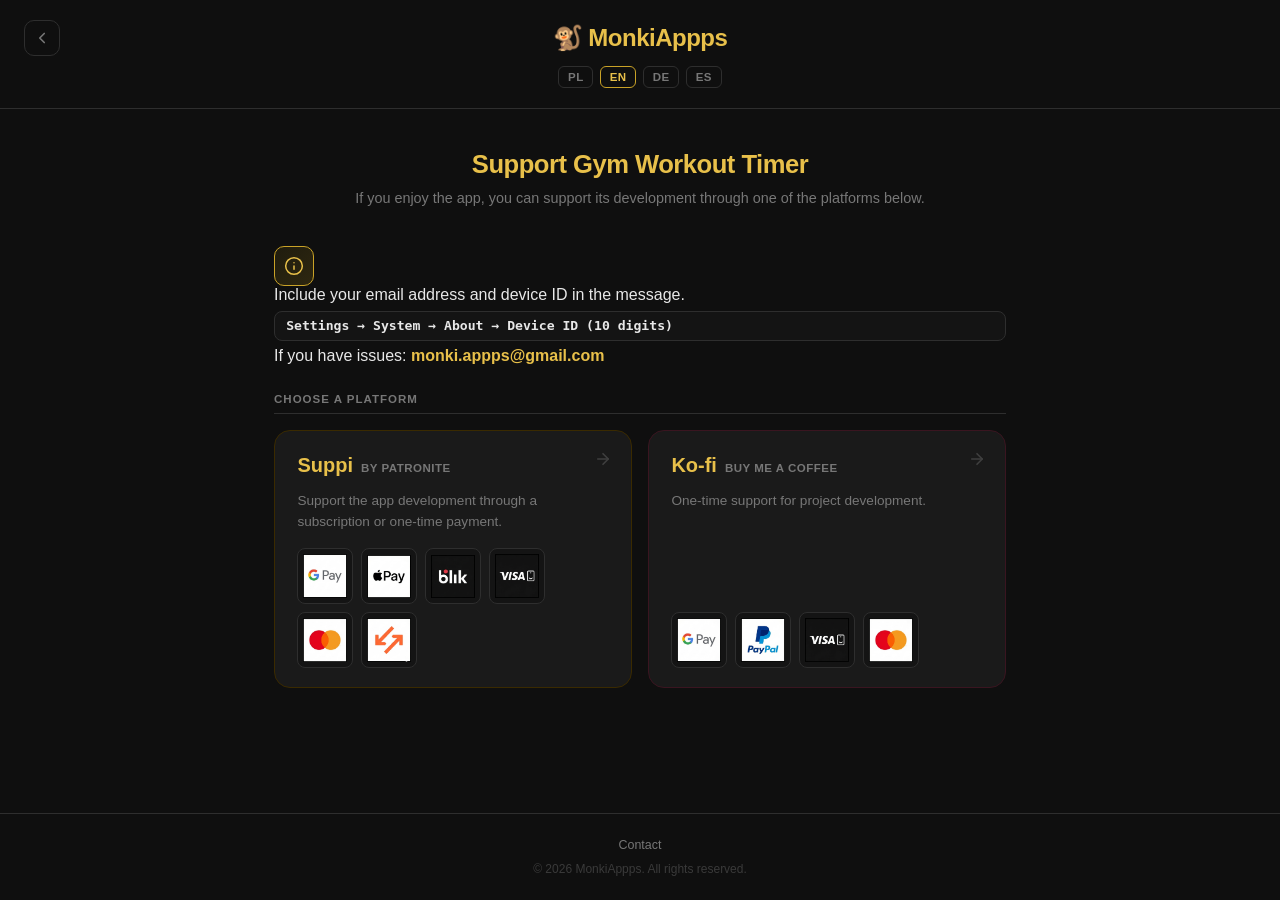
<file: gym-workout-timer/support/index.html>
<!DOCTYPE html>
<html lang="pl">
<head>
  <meta charset="UTF-8">
  <meta name="viewport" content="width=device-width, initial-scale=1.0">
  <title>Wsparcie – Gym Workout Timer – MonkiAppps</title>
  <link rel="stylesheet" href="../style.css">
  <link rel="stylesheet" href="style.css">
</head>
<body>

  <header class="site-header">
    <div class="header-inner">
      <a href="../index.html" class="back-btn" title="Wróć">
        <svg viewBox="0 0 24 24" fill="none" stroke="currentColor" stroke-width="2.2" stroke-linecap="round" stroke-linejoin="round">
          <polyline points="15 18 9 12 15 6"/>
        </svg>
      </a>
      <a href="../../index.html" class="logo">🐒 MonkiAppps</a>
    </div>
    <div class="lang-switcher">
      <button class="lang-btn active" data-lang="pl">PL</button>
      <button class="lang-btn" data-lang="en">EN</button>
      <button class="lang-btn" data-lang="de">DE</button>
      <button class="lang-btn" data-lang="es">ES</button>
    </div>
  </header>

  <main class="page-content">

    <!-- Heading -->
    <section class="support-hero">
      <h1 class="support-page-title" data-i18n="sp_title">Wesprzyj Gym Workout Timer</h1>
      <p class="support-page-desc" data-i18n="sp_desc">Jeśli aplikacja Ci się podoba, możesz wesprzeć jej rozwój przez jedną z poniższych platform.</p>
    </section>

    <!-- Info box -->
    <section class="section-block">
      <div class="info-card support-info">
        <div class="support-info-icon">
          <svg viewBox="0 0 24 24" fill="none" stroke="currentColor" stroke-width="1.8" stroke-linecap="round" stroke-linejoin="round">
            <circle cx="12" cy="12" r="10"/><line x1="12" y1="16" x2="12" y2="12"/><line x1="12" y1="8" x2="12.01" y2="8"/>
          </svg>
        </div>
        <div class="support-info-body">
          <p data-i18n="sp_info_1">W wiadomości wpisz adres e-mail oraz ID urządzenia.</p>
          <p class="support-path" data-i18n="sp_info_2">Ustawienia → System → O systemie → ID urz. (10 cyfr)</p>
          <p class="support-contact" data-i18n="sp_info_3">W razie problemów: <a href="mailto:monki.appps@gmail.com">monki.appps@gmail.com</a></p>
        </div>
      </div>
    </section>

    <!-- Service tiles -->
    <section class="section-block">
      <h2 class="section-title" data-i18n="sp_choose">Wybierz platformę</h2>

      <div class="support-grid">

        <!-- Suppi / Patronite -->
        <a href="https://suppi.pl/monkiappps" target="_blank" rel="noopener noreferrer" class="service-card service-card--suppi">
          <div class="service-card-header">
            <span class="service-card-name">Suppi</span>
            <span class="service-card-by">by Patronite</span>
          </div>
          <p class="service-card-desc" data-i18n="sp_suppi_desc">Wspomóż rozwój aplikacji poprzez subskrypcję lub jednorazową wpłatę.</p>
          <div class="service-card-payments">
            <span class="pay-icon" title="Google Pay"><img src="../../resources/03_google_pay.png" alt="Google Pay"></span>
            <span class="pay-icon" title="Apple Pay"><img src="../../resources/01_Apple_pay.png" alt="Apple Pay"></span>
            <span class="pay-icon" title="BLIK"><img src="../../resources/02_blik.png" alt="BLIK"></span>
            <span class="pay-icon" title="Visa"><img src="../../resources/06_visa.png" alt="Visa"></span>
            <span class="pay-icon" title="Mastercard"><img src="../../resources/04_mastercard.png" alt="Mastercard"></span>
            <span class="pay-icon" title="Przelewy online"><img src="../../resources/09_transfer.png" alt="Przelewy online"></span>
          </div>
          <div class="service-card-arrow">
            <svg viewBox="0 0 24 24" fill="none" stroke="currentColor" stroke-width="2.2" stroke-linecap="round" stroke-linejoin="round">
              <line x1="5" y1="12" x2="19" y2="12"/><polyline points="12 5 19 12 12 19"/>
            </svg>
          </div>
        </a>

        <!-- Ko-fi -->
        <a href="https://ko-fi.com/monkiappps" target="_blank" rel="noopener noreferrer" class="service-card service-card--kofi">
          <div class="service-card-header">
            <span class="service-card-name">Ko-fi</span>
            <span class="service-card-by">Buy me a coffee</span>
          </div>
          <p class="service-card-desc" data-i18n="sp_kofi_desc">Jednorazowe wsparcie dla rozwoju projektu.</p>
          <div class="service-card-payments">
            <span class="pay-icon" title="Google Pay"><img src="../../resources/03_google_pay.png" alt="Google Pay"></span>
            <span class="pay-icon" title="PayPal"><img src="../../resources/05_paypal.png" alt="PayPal"></span>
            <span class="pay-icon" title="Visa"><img src="../../resources/06_visa.png" alt="Visa"></span>
            <span class="pay-icon" title="Mastercard"><img src="../../resources/04_mastercard.png" alt="Mastercard"></span>
          </div>
          <div class="service-card-arrow">
            <svg viewBox="0 0 24 24" fill="none" stroke="currentColor" stroke-width="2.2" stroke-linecap="round" stroke-linejoin="round">
              <line x1="5" y1="12" x2="19" y2="12"/><polyline points="12 5 19 12 12 19"/>
            </svg>
          </div>
        </a>

      </div>
    </section>

  </main>

  <footer class="site-footer">
    <div class="footer-inner">
      <a href="mailto:monki.appps@gmail.com" class="footer-link" data-i18n="contact">Kontakt</a>
      <p class="copyright" data-i18n="copyright">© 2026 MonkiAppps. Wszelkie prawa zastrzeżone.</p>
    </div>
  </footer>

  <script src="script.js"></script>
</body>
</html>
</file>
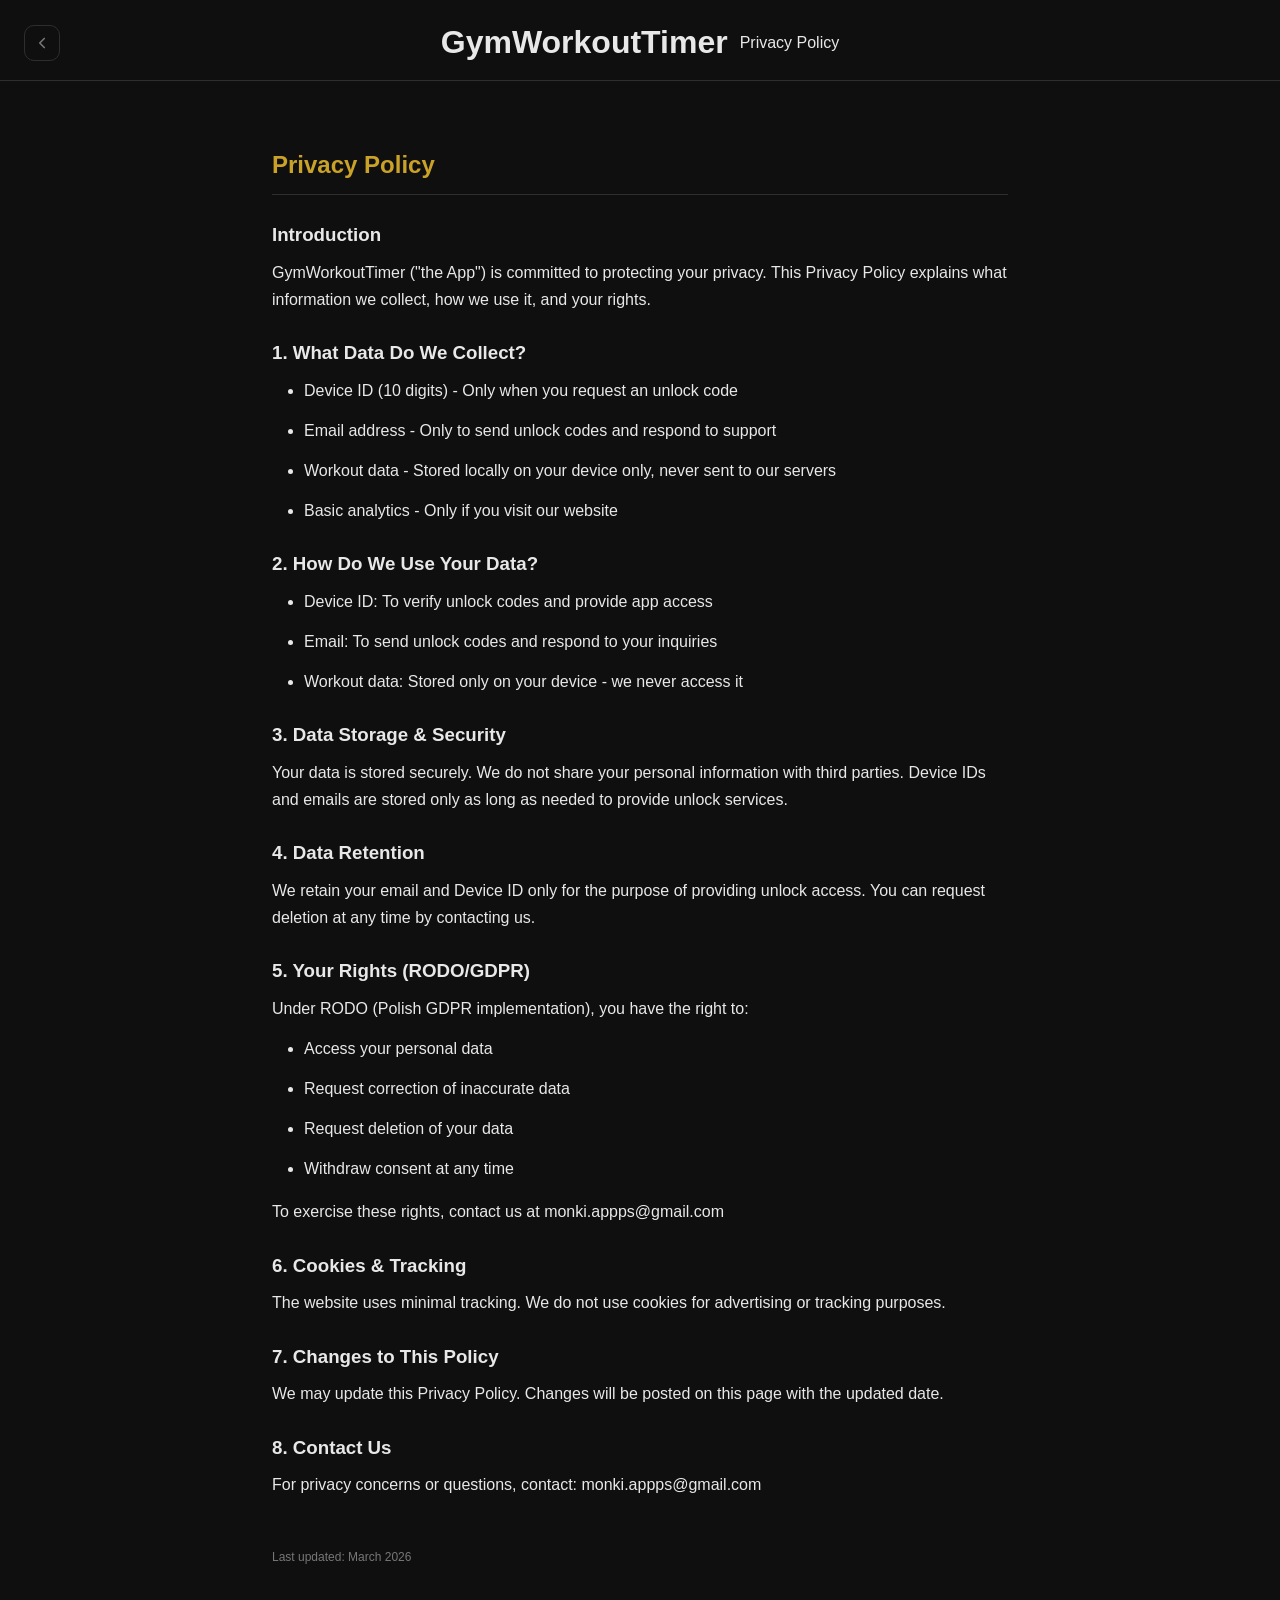
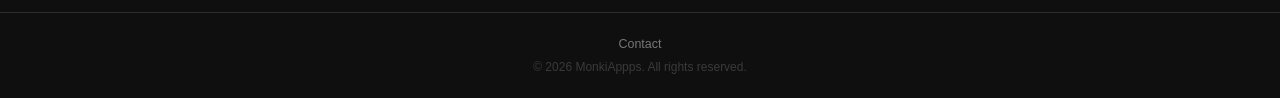
<file: privacy-policy.html>
<!DOCTYPE html>
<html lang="en">
<head>
  <meta charset="UTF-8">
  <meta name="viewport" content="width=device-width, initial-scale=1.0">
  <title>Privacy Policy - GymWorkoutTimer</title>
  <link rel="stylesheet" href="gym-workout-timer/style.css">
  <style>
    .legal-content {
      max-width: 800px;
      margin: 0 auto;
      padding: 2rem;
      line-height: 1.7;
    }
    .legal-content h2 {
      margin-top: 2rem;
      margin-bottom: 1rem;
      color: var(--gold);
      border-bottom: 1px solid var(--border);
      padding-bottom: 0.5rem;
    }
    .legal-content h3 {
      margin-top: 1.5rem;
      margin-bottom: 0.5rem;
      color: var(--text);
    }
    .legal-content p, .legal-content li {
      color: var(--text);
      margin-bottom: 0.8rem;
    }
    .legal-content ul {
      margin-left: 2rem;
      margin-bottom: 1rem;
    }
  </style>
</head>
<body>
  <header class="site-header">
    <div class="header-inner">
      <a href="gym-workout-timer/index.html" class="back-btn" title="Back to GymWorkoutTimer">
        <svg viewBox="0 0 24 24" fill="none" stroke="currentColor" stroke-width="2.2" stroke-linecap="round" stroke-linejoin="round">
          <polyline points="15 18 9 12 15 6"/>
        </svg>
      </a>
      <h1>GymWorkoutTimer</h1>
      <p class="subtitle">Privacy Policy</p>
    </div>
  </header>

  <main>
    <div class="legal-content">
      <h2 data-i18n="pp_heading">Privacy Policy</h2>

      <h3 data-i18n="pp_intro_title">Introduction</h3>
      <p data-i18n="pp_intro">GymWorkoutTimer ("the App") is committed to protecting your privacy. This Privacy Policy explains what information we collect, how we use it, and your rights.</p>

      <h3 data-i18n="pp_data_title">1. What Data Do We Collect?</h3>
      <ul>
        <li data-i18n="pp_data_1">Device ID (10 digits) - Only when you request an unlock code</li>
        <li data-i18n="pp_data_2">Email address - Only to send unlock codes and respond to support</li>
        <li data-i18n="pp_data_3">Workout data - Stored locally on your device only, never sent to our servers</li>
        <li data-i18n="pp_data_4">Basic analytics - Only if you visit our website</li>
      </ul>

      <h3 data-i18n="pp_usage_title">2. How Do We Use Your Data?</h3>
      <ul>
        <li data-i18n="pp_usage_1">Device ID: To verify unlock codes and provide app access</li>
        <li data-i18n="pp_usage_2">Email: To send unlock codes and respond to your inquiries</li>
        <li data-i18n="pp_usage_3">Workout data: Stored only on your device - we never access it</li>
      </ul>

      <h3 data-i18n="pp_storage_title">3. Data Storage & Security</h3>
      <p data-i18n="pp_storage">Your data is stored securely. We do not share your personal information with third parties. Device IDs and emails are stored only as long as needed to provide unlock services.</p>

      <h3 data-i18n="pp_retention_title">4. Data Retention</h3>
      <p data-i18n="pp_retention">We retain your email and Device ID only for the purpose of providing unlock access. You can request deletion at any time by contacting us.</p>

      <h3 data-i18n="pp_rights_title">5. Your Rights (RODO/GDPR)</h3>
      <p data-i18n="pp_rights_intro">Under RODO (Polish GDPR implementation), you have the right to:</p>
      <ul>
        <li data-i18n="pp_rights_1">Access your personal data</li>
        <li data-i18n="pp_rights_2">Request correction of inaccurate data</li>
        <li data-i18n="pp_rights_3">Request deletion of your data</li>
        <li data-i18n="pp_rights_4">Withdraw consent at any time</li>
      </ul>
      <p data-i18n="pp_rights_contact">To exercise these rights, contact us at <strong>monki.appps@gmail.com</strong></p>

      <h3 data-i18n="pp_cookies_title">6. Cookies & Tracking</h3>
      <p data-i18n="pp_cookies">The website uses minimal tracking. We do not use cookies for advertising or tracking purposes.</p>

      <h3 data-i18n="pp_changes_title">7. Changes to This Policy</h3>
      <p data-i18n="pp_changes">We may update this Privacy Policy. Changes will be posted on this page with the updated date.</p>

      <h3 data-i18n="pp_contact_title">8. Contact Us</h3>
      <p data-i18n="pp_contact">For privacy concerns or questions, contact: <strong>monki.appps@gmail.com</strong></p>

      <p style="margin-top: 3rem; font-size: 12px; color: var(--text-muted);" data-i18n="pp_updated">Last updated: March 2026</p>
    </div>
  </main>

  <footer class="site-footer">
    <div class="footer-inner">
      <a href="mailto:monki.appps@gmail.com" class="footer-link" data-i18n="contact">Contact</a>
      <p class="copyright" data-i18n="copyright">© 2026 MonkiAppps. All rights reserved.</p>
    </div>
  </footer>

  <script src="gym-workout-timer/script.js"></script>
  <script>
    // Set language from URL or localStorage
    const lang = new URLSearchParams(window.location.search).get('lang') || localStorage.getItem('lang') || 'en';
    applyLang(lang);
  </script>
</body>
</html>
</file>
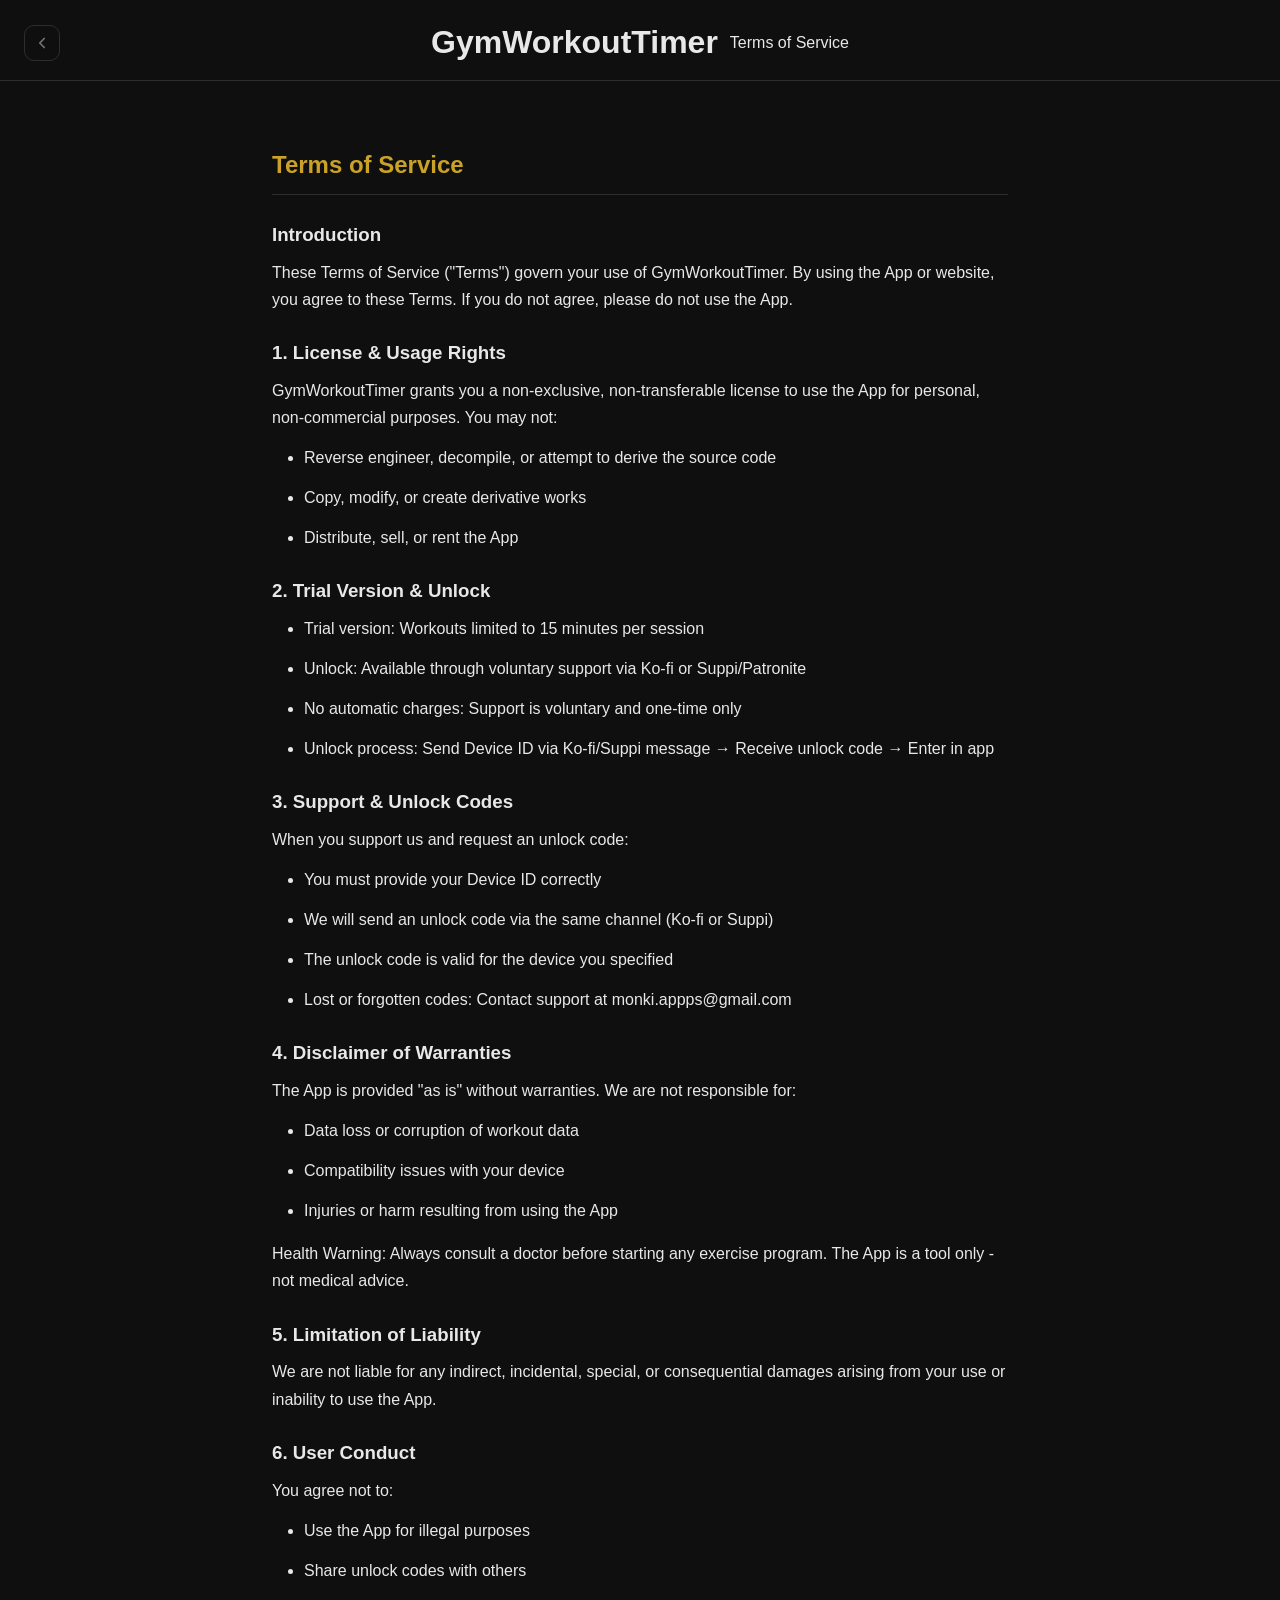
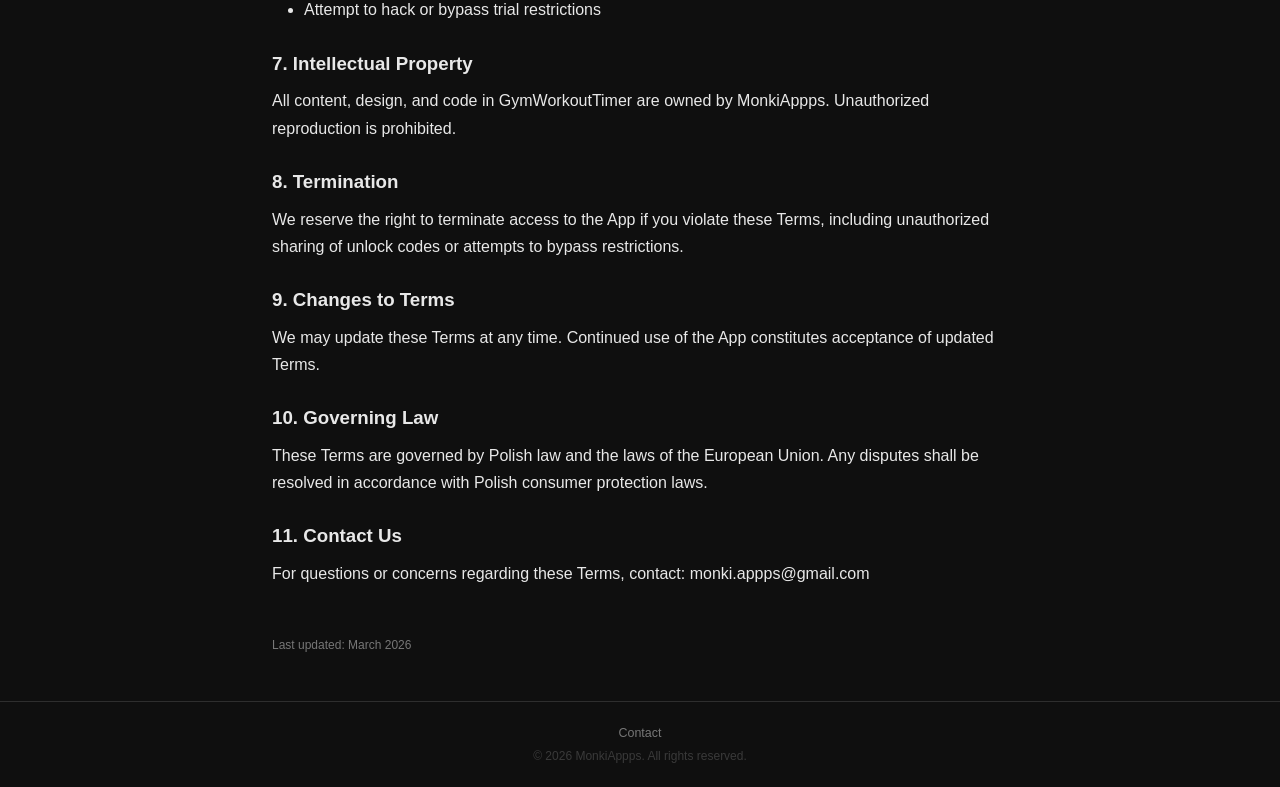
<file: terms.html>
<!DOCTYPE html>
<html lang="en">
<head>
  <meta charset="UTF-8">
  <meta name="viewport" content="width=device-width, initial-scale=1.0">
  <title>Terms of Service - GymWorkoutTimer</title>
  <link rel="stylesheet" href="gym-workout-timer/style.css">
  <style>
    .legal-content {
      max-width: 800px;
      margin: 0 auto;
      padding: 2rem;
      line-height: 1.7;
    }
    .legal-content h2 {
      margin-top: 2rem;
      margin-bottom: 1rem;
      color: var(--gold);
      border-bottom: 1px solid var(--border);
      padding-bottom: 0.5rem;
    }
    .legal-content h3 {
      margin-top: 1.5rem;
      margin-bottom: 0.5rem;
      color: var(--text);
    }
    .legal-content p, .legal-content li {
      color: var(--text);
      margin-bottom: 0.8rem;
    }
    .legal-content ul {
      margin-left: 2rem;
      margin-bottom: 1rem;
    }
  </style>
</head>
<body>
  <header class="site-header">
    <div class="header-inner">
      <a href="gym-workout-timer/index.html" class="back-btn" title="Back to GymWorkoutTimer">
        <svg viewBox="0 0 24 24" fill="none" stroke="currentColor" stroke-width="2.2" stroke-linecap="round" stroke-linejoin="round">
          <polyline points="15 18 9 12 15 6"/>
        </svg>
      </a>
      <h1>GymWorkoutTimer</h1>
      <p class="subtitle">Terms of Service</p>
    </div>
  </header>

  <main>
    <div class="legal-content">
      <h2 data-i18n="terms_heading">Terms of Service</h2>

      <h3 data-i18n="terms_intro_title">Introduction</h3>
      <p data-i18n="terms_intro">These Terms of Service ("Terms") govern your use of GymWorkoutTimer. By using the App or website, you agree to these Terms. If you do not agree, please do not use the App.</p>

      <h3 data-i18n="terms_license_title">1. License & Usage Rights</h3>
      <p data-i18n="terms_license">GymWorkoutTimer grants you a non-exclusive, non-transferable license to use the App for personal, non-commercial purposes. You may not:</p>
      <ul>
        <li data-i18n="terms_license_1">Reverse engineer, decompile, or attempt to derive the source code</li>
        <li data-i18n="terms_license_2">Copy, modify, or create derivative works</li>
        <li data-i18n="terms_license_3">Distribute, sell, or rent the App</li>
      </ul>

      <h3 data-i18n="terms_trial_title">2. Trial Version & Unlock</h3>
      <ul>
        <li data-i18n="terms_trial_1">Trial version: Workouts limited to 15 minutes per session</li>
        <li data-i18n="terms_trial_2">Unlock: Available through voluntary support via Ko-fi or Suppi/Patronite</li>
        <li data-i18n="terms_trial_3">No automatic charges: Support is voluntary and one-time only</li>
        <li data-i18n="terms_trial_4">Unlock process: Send Device ID via Ko-fi/Suppi message → Receive unlock code → Enter in app</li>
      </ul>

      <h3 data-i18n="terms_support_title">3. Support & Unlock Codes</h3>
      <p data-i18n="terms_support_intro">When you support us and request an unlock code:</p>
      <ul>
        <li data-i18n="terms_support_1">You must provide your Device ID correctly</li>
        <li data-i18n="terms_support_2">We will send an unlock code via the same channel (Ko-fi or Suppi)</li>
        <li data-i18n="terms_support_3">The unlock code is valid for the device you specified</li>
        <li data-i18n="terms_support_4">Lost or forgotten codes: Contact support at monki.appps@gmail.com</li>
      </ul>

      <h3 data-i18n="terms_disclaimer_title">4. Disclaimer of Warranties</h3>
      <p data-i18n="terms_disclaimer">The App is provided "as is" without warranties. We are not responsible for:</p>
      <ul>
        <li data-i18n="terms_disclaimer_1">Data loss or corruption of workout data</li>
        <li data-i18n="terms_disclaimer_2">Compatibility issues with your device</li>
        <li data-i18n="terms_disclaimer_3">Injuries or harm resulting from using the App</li>
      </ul>
      <p data-i18n="terms_disclaimer_health"><strong>Health Warning:</strong> Always consult a doctor before starting any exercise program. The App is a tool only - not medical advice.</p>

      <h3 data-i18n="terms_liability_title">5. Limitation of Liability</h3>
      <p data-i18n="terms_liability">We are not liable for any indirect, incidental, special, or consequential damages arising from your use or inability to use the App.</p>

      <h3 data-i18n="terms_conduct_title">6. User Conduct</h3>
      <p data-i18n="terms_conduct">You agree not to:</p>
      <ul>
        <li data-i18n="terms_conduct_1">Use the App for illegal purposes</li>
        <li data-i18n="terms_conduct_2">Share unlock codes with others</li>
        <li data-i18n="terms_conduct_3">Attempt to hack or bypass trial restrictions</li>
      </ul>

      <h3 data-i18n="terms_intellectual_title">7. Intellectual Property</h3>
      <p data-i18n="terms_intellectual">All content, design, and code in GymWorkoutTimer are owned by MonkiAppps. Unauthorized reproduction is prohibited.</p>

      <h3 data-i18n="terms_termination_title">8. Termination</h3>
      <p data-i18n="terms_termination">We reserve the right to terminate access to the App if you violate these Terms, including unauthorized sharing of unlock codes or attempts to bypass restrictions.</p>

      <h3 data-i18n="terms_changes_title">9. Changes to Terms</h3>
      <p data-i18n="terms_changes">We may update these Terms at any time. Continued use of the App constitutes acceptance of updated Terms.</p>

      <h3 data-i18n="terms_governing_title">10. Governing Law</h3>
      <p data-i18n="terms_governing">These Terms are governed by Polish law and the laws of the European Union. Any disputes shall be resolved in accordance with Polish consumer protection laws.</p>

      <h3 data-i18n="terms_contact_title">11. Contact Us</h3>
      <p data-i18n="terms_contact">For questions or concerns regarding these Terms, contact: <strong>monki.appps@gmail.com</strong></p>

      <p style="margin-top: 3rem; font-size: 12px; color: var(--text-muted);" data-i18n="terms_updated">Last updated: March 2026</p>
    </div>
  </main>

  <footer class="site-footer">
    <div class="footer-inner">
      <a href="mailto:monki.appps@gmail.com" class="footer-link" data-i18n="contact">Contact</a>
      <p class="copyright" data-i18n="copyright">© 2026 MonkiAppps. All rights reserved.</p>
    </div>
  </footer>

  <script src="gym-workout-timer/script.js"></script>
  <script>
    // Set language from URL or localStorage
    const lang = new URLSearchParams(window.location.search).get('lang') || localStorage.getItem('lang') || 'en';
    applyLang(lang);
  </script>
</body>
</html>
</file>
<file: home.css>
*, *::before, *::after {
  box-sizing: border-box;
  margin: 0;
  padding: 0;
}

:root {
  --bg: #0f0f0f;
  --surface: #1a1a1a;
  --surface-hover: #242424;
  --border: #2e2e2e;
  --gold: #c9a227;
  --gold-light: #e8c04a;
  --text: #e8e8e8;
  --text-muted: #777;
  --radius: 16px;
}

body {
  background: var(--bg);
  color: var(--text);
  font-family: -apple-system, BlinkMacSystemFont, "Segoe UI", Roboto, sans-serif;
  min-height: 100vh;
  display: flex;
  flex-direction: column;
}

/* ─── Header ─── */
.site-header {
  padding: 2rem 1.5rem 1.5rem;
  text-align: center;
  border-bottom: 1px solid var(--border);
  position: relative;
}

.logo {
  font-size: 2rem;
  font-weight: 800;
  letter-spacing: -0.5px;
  color: var(--gold-light);
}

.tagline {
  margin-top: 0.4rem;
  font-size: 0.9rem;
  color: var(--text-muted);
  letter-spacing: 0.5px;
  text-transform: uppercase;
}

/* ─── Language switcher ─── */
.lang-switcher {
  display: flex;
  justify-content: center;
  gap: 0.4rem;
  margin-top: 1rem;
}

.lang-btn {
  background: none;
  border: 1px solid var(--border);
  border-radius: 6px;
  color: var(--text-muted);
  font-size: 0.72rem;
  font-weight: 700;
  letter-spacing: 0.5px;
  padding: 0.25rem 0.55rem;
  cursor: pointer;
  transition: color 0.2s, border-color 0.2s;
}

.lang-btn:hover {
  color: var(--text);
  border-color: #555;
}

.lang-btn.active {
  color: var(--gold-light);
  border-color: var(--gold);
}

/* ─── App grid ─── */
.apps-grid {
  flex: 1;
  display: grid;
  grid-template-columns: repeat(auto-fill, minmax(260px, 1fr));
  gap: 1.5rem;
  padding: 2.5rem 2rem;
  max-width: 1200px;
  margin: 0 auto;
  width: 100%;
}

/* ─── App tile ─── */
.app-tile {
  display: flex;
  flex-direction: column;
  background: var(--surface);
  border: 1px solid var(--border);
  border-radius: var(--radius);
  overflow: hidden;
  text-decoration: none;
  color: var(--text);
  transition: transform 0.2s ease, border-color 0.2s ease, box-shadow 0.2s ease;
}

.app-tile:hover {
  transform: translateY(-4px);
  border-color: var(--gold);
  box-shadow: 0 8px 32px rgba(201, 162, 39, 0.18);
}

.tile-img-wrap {
  position: relative;
  width: 100%;
  aspect-ratio: 1 / 1;
  overflow: hidden;
  background: #111;
}

.tile-img-wrap img {
  width: 100%;
  height: 100%;
  object-fit: cover;
  display: block;
  transition: transform 0.3s ease;
}

.app-tile:hover .tile-img-wrap img {
  transform: scale(1.04);
}

.tile-caption {
  position: absolute;
  bottom: 0;
  left: 0;
  right: 0;
  padding: 0.6rem 0.9rem;
  background: linear-gradient(transparent, rgba(0,0,0,0.72));
  font-size: 0.88rem;
  font-weight: 700;
  color: var(--gold-light);
  letter-spacing: 0.3px;
}

.tile-desc {
  padding: 0.7rem 0.9rem 0.8rem;
  border-top: 1px solid var(--border);
}

.tile-desc p {
  font-size: 0.8rem;
  color: var(--text-muted);
  line-height: 1.5;
  margin: 0;
}

/* ─── Footer ─── */
.site-footer {
  border-top: 1px solid var(--border);
  padding: 2rem 1.5rem 1.5rem;
}

.footer-inner {
  max-width: 1200px;
  margin: 0 auto;
  display: flex;
  flex-direction: column;
  align-items: center;
  gap: 1.2rem;
}

.social-links {
  display: flex;
  gap: 2rem;
  flex-wrap: wrap;
  justify-content: center;
}

.social-icon {
  display: flex;
  flex-direction: column;
  align-items: center;
  gap: 0.35rem;
  font-size: 0.72rem;
  font-weight: 600;
  text-transform: uppercase;
  letter-spacing: 0.5px;
  text-decoration: none;
  color: var(--text);
  transition: color 0.2s ease, transform 0.2s ease;
  cursor: pointer;
}

.social-icon svg {
  width: 26px;
  height: 26px;
}

.social-icon:not(.disabled):hover {
  color: var(--gold-light);
  transform: translateY(-2px);
}

/* Active email icon gets a subtle gold tint */
a.social-icon {
  color: var(--text);
}

a.social-icon:hover {
  color: var(--gold-light);
}

/* Grayed-out (coming soon) */
.social-icon.disabled {
  color: #3a3a3a;
  cursor: not-allowed;
  user-select: none;
  pointer-events: none;
}

.copyright {
  font-size: 0.75rem;
  color: var(--text-muted);
}

/* ─── Responsive ─── */
@media (max-width: 500px) {
  .apps-grid {
    grid-template-columns: 1fr;
    padding: 1.5rem 1rem;
  }

  .logo {
    font-size: 1.6rem;
  }

  .social-links {
    gap: 1.4rem;
  }
}
</file>
<file: gym-workout-timer/style.css>
*, *::before, *::after {
  box-sizing: border-box;
  margin: 0;
  padding: 0;
}

:root {
  --bg: #0f0f0f;
  --surface: #1a1a1a;
  --surface-hover: #242424;
  --border: #2e2e2e;
  --gold: #c9a227;
  --gold-light: #e8c04a;
  --text: #e8e8e8;
  --text-muted: #777;
  --radius: 16px;
}

body {
  background: var(--bg);
  color: var(--text);
  font-family: -apple-system, BlinkMacSystemFont, "Segoe UI", Roboto, sans-serif;
  min-height: 100vh;
  display: flex;
  flex-direction: column;
}

/* ─── Header ─── */
.site-header {
  padding: 1.5rem 1.5rem 1.2rem;
  border-bottom: 1px solid var(--border);
  position: relative;
}

.header-inner {
  display: flex;
  align-items: center;
  justify-content: center;
  gap: 0.75rem;
  position: relative;
}

.back-btn {
  position: absolute;
  left: 0;
  display: flex;
  align-items: center;
  justify-content: center;
  width: 36px;
  height: 36px;
  border-radius: 10px;
  border: 1px solid var(--border);
  color: var(--text-muted);
  text-decoration: none;
  transition: color 0.2s, border-color 0.2s;
}

.back-btn svg { width: 18px; height: 18px; }

.back-btn:hover {
  color: var(--gold-light);
  border-color: var(--gold);
}

.logo {
  font-size: 1.5rem;
  font-weight: 800;
  letter-spacing: -0.5px;
  color: var(--gold-light);
  text-decoration: none;
}

.lang-switcher {
  display: flex;
  justify-content: center;
  gap: 0.4rem;
  margin-top: 0.9rem;
}

.lang-btn {
  background: none;
  border: 1px solid var(--border);
  border-radius: 6px;
  color: var(--text-muted);
  font-size: 0.72rem;
  font-weight: 700;
  letter-spacing: 0.5px;
  padding: 0.25rem 0.55rem;
  cursor: pointer;
  transition: color 0.2s, border-color 0.2s;
}

.lang-btn:hover {
  color: var(--text);
  border-color: #555;
}

.lang-btn.active {
  color: var(--gold-light);
  border-color: var(--gold);
}

/* ─── Page content ─── */
.page-content {
  flex: 1;
  max-width: 780px;
  width: 100%;
  margin: 0 auto;
  padding: 2.5rem 1.5rem 3rem;
  display: flex;
  flex-direction: column;
  gap: 1.25rem;
}

/* ─── App hero ─── */
.app-hero {
  display: flex;
  gap: 1.5rem;
  align-items: center;
  margin-bottom: 0.5rem;
}

.hero-img-wrap {
  flex-shrink: 0;
  width: 100px;
  height: 100px;
  border-radius: 22px;
  overflow: hidden;
  border: 1px solid var(--border);
  background: #111;
}

.hero-img-wrap img {
  width: 100%;
  height: 100%;
  object-fit: cover;
  display: block;
}

.hero-text {
  display: flex;
  flex-direction: column;
  gap: 0.3rem;
}

.app-title {
  font-size: 1.75rem;
  font-weight: 800;
  letter-spacing: -0.5px;
  color: var(--gold-light);
  line-height: 1.1;
}

.app-platform {
  font-size: 0.75rem;
  font-weight: 700;
  letter-spacing: 0.6px;
  text-transform: uppercase;
  color: var(--gold);
}

/* ─── Unified card ─── */
.card {
  background: var(--surface);
  border: 1px solid var(--border);
  border-radius: var(--radius);
  padding: 1.3rem 1.4rem;
  display: flex;
  flex-direction: column;
  gap: 1rem;
}

.card-tagline {
  font-size: 0.95rem;
  font-weight: 600;
  color: var(--text);
  line-height: 1.5;
}

.card-heading {
  font-size: 0.72rem;
  font-weight: 700;
  letter-spacing: 1px;
  text-transform: uppercase;
  color: var(--text-muted);
  padding-bottom: 0.5rem;
  border-bottom: 1px solid var(--border);
}

/* feature list inside card */
.card-features {
  list-style: none;
  display: flex;
  flex-direction: column;
  gap: 0.9rem;
}

.card-features > li {
  display: flex;
  gap: 0.85rem;
  align-items: flex-start;
}

.card-features > li > svg {
  flex-shrink: 0;
  width: 20px;
  height: 20px;
  color: var(--gold);
  margin-top: 0.15rem;
}

.card-features strong {
  font-size: 0.88rem;
  font-weight: 700;
  color: var(--text);
  display: block;
  margin-bottom: 0.15rem;
}

.card-features p {
  font-size: 0.82rem;
  color: var(--text-muted);
  line-height: 1.55;
  margin: 0;
}

/* chips */
.chips {
  display: flex;
  flex-wrap: wrap;
  gap: 0.4rem;
  margin-top: 0.4rem;
}

.chips span {
  font-size: 0.75rem;
  font-weight: 600;
  color: var(--text);
  background: #141414;
  border: 1px solid var(--border);
  border-radius: 20px;
  padding: 0.2rem 0.7rem;
  white-space: nowrap;
}

/* card-note */
.card-note {
  display: flex;
  gap: 0.75rem;
  align-items: flex-start;
  background: linear-gradient(135deg, #1a1f12, #141814);
  border: 1px solid #2e3820;
  border-radius: 12px;
  padding: 0.85rem 1rem;
  margin-top: 0.5rem;
}

.card-note svg {
  flex-shrink: 0;
  width: 18px;
  height: 18px;
  color: #7ec85a;
  margin-top: 0.1rem;
}

.card-note-body {
  flex: 1;
}

.card-note-body p {
  font-size: 0.82rem;
  color: var(--text-muted);
  line-height: 1.6;
  margin: 0;
}

.card-note-link {
  color: #7ec85a;
  text-decoration: none;
  font-weight: 600;
  transition: opacity 0.2s;
}

.card-note-link:hover {
  opacity: 0.75;
}

/* config list inside card */
.config-list {
  display: flex;
  flex-direction: column;
  gap: 0;
}

.config-item {
  display: flex;
  align-items: center;
  gap: 0.75rem;
  padding: 0.65rem 0;
  border-bottom: 1px solid var(--border);
  font-size: 0.85rem;
  color: var(--text-muted);
  line-height: 1.5;
}

.config-item:last-child { border-bottom: none; }

.config-item svg {
  flex-shrink: 0;
  width: 15px;
  height: 15px;
  color: #5ec882;
}

/* ─── Settings tile ─── */
.settings-tile {
  display: flex;
  align-items: center;
  gap: 1.1rem;
  background: var(--surface);
  border: 1px solid var(--gold);
  border-radius: var(--radius);
  padding: 1.1rem 1.2rem;
  text-decoration: none;
  color: var(--text);
  transition: background 0.2s, box-shadow 0.2s, transform 0.2s;
  box-shadow: 0 0 0 rgba(201, 162, 39, 0);
}

.settings-tile:hover {
  background: var(--surface-hover);
  box-shadow: 0 6px 28px rgba(201, 162, 39, 0.22);
  transform: translateY(-2px);
}

.settings-tile-icon {
  flex-shrink: 0;
  width: 46px;
  height: 46px;
  border-radius: 12px;
  background: linear-gradient(135deg, #1f1c0e, #2e2710);
  border: 1px solid var(--gold);
  display: flex;
  align-items: center;
  justify-content: center;
  color: var(--gold-light);
}

.settings-tile-icon svg { width: 22px; height: 22px; }

.settings-tile-body {
  flex: 1;
  display: flex;
  flex-direction: column;
  gap: 0.25rem;
}

.settings-tile-title {
  font-size: 1rem;
  font-weight: 700;
  color: var(--gold-light);
}

.settings-tile-desc {
  font-size: 0.8rem;
  color: var(--text-muted);
  line-height: 1.5;
}

.settings-tile-arrow {
  flex-shrink: 0;
  color: var(--gold);
}

.settings-tile-arrow svg { width: 20px; height: 20px; }

/* ─── Accordion ─── */
.accordion {
  border: 1px solid var(--border);
  border-radius: var(--radius);
  background: var(--surface);
  overflow: hidden;
}

.accordion-bar {
  display: flex;
  align-items: center;
  justify-content: space-between;
  padding: 1rem 1.3rem;
  cursor: pointer;
  list-style: none;
  transition: background 0.2s;
}

.accordion-bar:hover {
  background: var(--surface-hover);
}

.accordion-bar::-webkit-details-marker { display: none; }
.accordion-bar::marker { display: none; content: ""; }

.accordion-title {
  font-size: 0.88rem;
  font-weight: 700;
  color: var(--text);
}

.accordion-chevron {
  width: 18px;
  height: 18px;
  color: var(--text-muted);
  flex-shrink: 0;
  transition: transform 0.25s ease;
}

.accordion[open] > .accordion-bar .accordion-chevron {
  transform: rotate(180deg);
}

.accordion-body {
  padding: 0 1.3rem 1.3rem;
  display: flex;
  flex-direction: column;
  gap: 0.75rem;
}

.accordion-intro {
  font-size: 0.85rem;
  color: var(--text-muted);
  line-height: 1.6;
}

/* ─── Steps list ─── */
.steps-list {
  list-style: none;
  display: flex;
  flex-direction: column;
  gap: 0.6rem;
}

.step-item {
  display: flex;
  gap: 0.85rem;
  align-items: flex-start;
  background: #141414;
  border: 1px solid var(--border);
  border-radius: 10px;
  padding: 0.85rem 1rem;
}

.step-num {
  flex-shrink: 0;
  width: 26px;
  height: 26px;
  border-radius: 50%;
  background: linear-gradient(135deg, var(--gold), #a07c18);
  display: flex;
  align-items: center;
  justify-content: center;
  font-size: 0.75rem;
  font-weight: 800;
  color: #0f0f0f;
  margin-top: 0.05rem;
}

.step-body {
  display: flex;
  flex-direction: column;
  gap: 0.2rem;
}

.step-body strong {
  font-size: 0.85rem;
  font-weight: 700;
  color: var(--text);
}

.step-body p {
  font-size: 0.8rem;
  color: var(--text-muted);
  line-height: 1.55;
}

.step-hint {
  font-size: 0.78rem;
  color: #555;
  margin-top: 0.5rem;
  padding: 0.4rem 0.65rem;
  border-left: 2px solid var(--gold);
  background: #1a1a1a;
  border-radius: 0 6px 6px 0;
}

/* sub-options */
.sub-options {
  display: flex;
  flex-direction: column;
  gap: 0.5rem;
  margin-top: 0.5rem;
}

.sub-option {
  display: flex;
  align-items: flex-start;
  gap: 0.6rem;
  background: #1a1a1a;
  border: 1px solid var(--border);
  border-radius: 8px;
  padding: 0.55rem 0.75rem;
}

.sub-badge {
  flex-shrink: 0;
  font-size: 0.65rem;
  font-weight: 800;
  letter-spacing: 0.4px;
  text-transform: uppercase;
  background: linear-gradient(135deg, var(--gold), #a07c18);
  color: #0f0f0f;
  border-radius: 5px;
  padding: 0.18rem 0.5rem;
  white-space: nowrap;
}

.sub-badge--alt {
  background: linear-gradient(135deg, #4a4a4a, #2e2e2e);
  color: var(--text-muted);
}

.sub-option-desc {
  font-size: 0.8rem;
  color: var(--text-muted);
  line-height: 1.55;
}

/* ─── Feature list (inside accordion) ─── */
.feature-list {
  display: flex;
  flex-direction: column;
  gap: 0.55rem;
}

.feature-item {
  display: flex;
  align-items: flex-start;
  gap: 0.85rem;
  background: #141414;
  border: 1px solid var(--border);
  border-radius: 10px;
  padding: 0.85rem 1rem;
}

.feature-icon {
  flex-shrink: 0;
  width: 34px;
  height: 34px;
  border-radius: 8px;
  display: flex;
  align-items: center;
  justify-content: center;
  border: 1px solid var(--border);
}

.feature-icon svg { width: 16px; height: 16px; }

.feature-icon--edit     { background: #1a1f12; color: #7ec85a; border-color: #2e3d20; }
.feature-icon--delete   { background: #1f1212; color: #c85a5a; border-color: #3d2020; }
.feature-icon--generate { background: #12181f; color: #5a9ec8; border-color: #20303d; }
.feature-icon--history  { background: #1a1218; color: #b07ec8; border-color: #3a2040; }

.feature-text {
  display: flex;
  flex-direction: column;
  gap: 0.2rem;
}

.feature-text strong {
  font-size: 0.85rem;
  font-weight: 700;
  color: var(--text);
}

.feature-text span {
  font-size: 0.8rem;
  color: var(--text-muted);
  line-height: 1.55;
}

/* ─── Section block ─── */
.section-block {
  display: flex;
  flex-direction: column;
  gap: 1rem;
  margin-top: 0.5rem;
}

.section-title {
  font-size: 0.72rem;
  font-weight: 700;
  letter-spacing: 1px;
  text-transform: uppercase;
  color: var(--text-muted);
  padding-bottom: 0.5rem;
  border-bottom: 1px solid var(--border);
}

/* ─── Unlock info block ─── */
.unlock-info {
  display: flex;
  gap: 1rem;
  align-items: flex-start;
  background: var(--surface);
  border: 1px solid var(--border);
  border-radius: var(--radius);
  padding: 1.3rem 1.4rem;
}

.unlock-info-icon {
  flex-shrink: 0;
  width: 40px;
  height: 40px;
  border-radius: 10px;
  background: linear-gradient(135deg, #1f1c0e, #2e2710);
  border: 1px solid var(--gold);
  display: flex;
  align-items: center;
  justify-content: center;
  color: var(--gold-light);
}

.unlock-info-icon svg { width: 20px; height: 20px; }

.unlock-info-body {
  display: flex;
  flex-direction: column;
  gap: 0.5rem;
}

.unlock-info-body p {
  font-size: 0.85rem;
  color: var(--text-muted);
  line-height: 1.6;
  margin: 0;
}

.unlock-lead {
  color: var(--text) !important;
  font-weight: 600;
}

.unlock-list {
  list-style: none;
  padding: 0;
  display: flex;
  flex-direction: column;
  gap: 0.25rem;
}

.unlock-list li {
  font-size: 0.85rem;
  color: var(--text-muted);
  padding-left: 1rem;
  position: relative;
}

.unlock-list li::before {
  content: "—";
  position: absolute;
  left: 0;
  color: var(--gold);
}

.unlock-path {
  display: flex;
  flex-direction: column;
  gap: 0.25rem;
}

.unlock-path-label {
  font-size: 0.82rem;
  color: var(--text-muted);
}

.unlock-path code {
  display: inline-block;
  font-size: 0.8rem;
  font-weight: 600;
  color: var(--text);
  background: #141414;
  border: 1px solid var(--border);
  border-radius: 8px;
  padding: 0.4rem 0.7rem;
  word-break: break-word;
}

/* ─── Support / Service cards ─── */
.support-grid {
  display: grid;
  grid-template-columns: 1fr 1fr;
  gap: 0.75rem;
}

.service-card {
  display: flex;
  flex-direction: column;
  gap: 0.8rem;
  background: var(--surface);
  border: 1px solid var(--border);
  border-radius: var(--radius);
  padding: 1.2rem;
  text-decoration: none;
  color: var(--text);
  position: relative;
  transition: background 0.2s, border-color 0.25s, box-shadow 0.25s, transform 0.2s;
}

.service-card:hover {
  background: var(--surface-hover);
  transform: translateY(-2px);
}

.service-card--suppi { border-color: #3a2a00; }
.service-card--suppi:hover {
  border-color: #ffa500;
  box-shadow: 0 6px 24px rgba(255, 165, 0, 0.15);
}

.service-card--kofi { border-color: #3a1520; }
.service-card--kofi:hover {
  border-color: #ff5e5b;
  box-shadow: 0 6px 24px rgba(255, 94, 91, 0.15);
}

.service-card-header {
  display: flex;
  align-items: center;
  gap: 0.7rem;
}

.service-logo {
  width: 56px;
  height: 56px;
  border-radius: 12px;
  object-fit: contain;
  background: #222;
  border: 1px solid var(--border);
}

.service-card-name {
  font-size: 1.1rem;
  font-weight: 800;
  color: var(--gold-light);
  display: block;
  line-height: 1.2;
}

.service-card-by {
  font-size: 0.7rem;
  font-weight: 600;
  color: var(--text-muted);
  text-transform: uppercase;
  letter-spacing: 0.4px;
  display: block;
}

.service-card-payments {
  display: flex;
  flex-wrap: wrap;
  gap: 0.4rem;
}

.pay-icon {
  display: flex;
  align-items: center;
  justify-content: center;
  width: 56px;
  height: 56px;
  background: #141414;
  border: 1px solid var(--border);
  border-radius: 8px;
  overflow: hidden;
}

.pay-icon img {
  max-width: 44px;
  max-height: 44px;
  object-fit: contain;
  display: block;
}

.service-card-arrow {
  position: absolute;
  top: 1.2rem;
  right: 1rem;
  color: var(--text-muted);
  opacity: 0.35;
  transition: opacity 0.2s, color 0.2s;
}

.service-card-arrow svg { width: 16px; height: 16px; }

.service-card:hover .service-card-arrow {
  opacity: 1;
  color: var(--gold-light);
}

/* ─── CTA ─── */
.cta-wrap {
  display: flex;
  justify-content: center;
  margin-top: 0.5rem;
}

.btn-cta {
  display: inline-block;
  padding: 0.85rem 2.4rem;
  background: linear-gradient(135deg, var(--gold), #a07c18);
  color: #0f0f0f;
  font-size: 0.95rem;
  font-weight: 800;
  letter-spacing: 0.3px;
  border-radius: 12px;
  text-decoration: none;
  transition: opacity 0.2s, transform 0.2s, box-shadow 0.2s;
  box-shadow: 0 4px 16px rgba(201, 162, 39, 0.3);
}

.btn-cta:hover {
  opacity: 0.9;
  transform: translateY(-2px);
  box-shadow: 0 8px 24px rgba(201, 162, 39, 0.4);
}

/* ─── Footer ─── */
.site-footer {
  border-top: 1px solid var(--border);
  padding: 1.5rem;
}

.footer-inner {
  max-width: 780px;
  margin: 0 auto;
  display: flex;
  flex-direction: column;
  align-items: center;
  gap: 0.6rem;
}

.footer-link {
  font-size: 0.78rem;
  color: var(--text-muted);
  text-decoration: none;
  transition: color 0.2s;
}

.footer-link:hover { color: var(--gold-light); }

.copyright {
  font-size: 0.75rem;
  color: #3a3a3a;
}

/* ─── Code inline ─── */
code {
  font-family: "Courier New", monospace;
  font-size: 0.75rem;
  background: #1f1f1f;
  border: 1px solid var(--border);
  border-radius: 4px;
  padding: 0.1rem 0.4rem;
  color: var(--text-muted);
  word-break: break-all;
}

/* ─── Responsive ─── */
@media (max-width: 500px) {
  .app-hero {
    flex-direction: column;
    align-items: flex-start;
    gap: 1rem;
  }

  .hero-img-wrap {
    width: 80px;
    height: 80px;
  }

  .app-title {
    font-size: 1.4rem;
  }

  .page-content {
    padding: 1.8rem 1rem 2.5rem;
    gap: 1rem;
  }

  .support-grid {
    grid-template-columns: 1fr;
  }
}
</file>
<file: settings-ui/style.css>
/* ── Reset & base ── */
*, *::before, *::after { box-sizing: border-box; margin: 0; padding: 0; }

:root {
  --bg:         #0f0f0f;
  --surface:    #1a1a1a;
  --surface2:   #242424;
  --border:     #2e2e2e;
  --accent:     #c9a227;
  --accent-dim: #3d3416;
  --danger:     #cc3333;
  --text:       #e8e8e8;
  --text-dim:   #777;
  --green:      #2ecc71;
  --radius:     12px;
  --radius-sm:  8px;
}

html, body {
  height: 100%;
  background: var(--bg);
  color: var(--text);
  font-family: -apple-system, BlinkMacSystemFont, 'Segoe UI', sans-serif;
  font-size: 15px;
  -webkit-font-smoothing: antialiased;
}

/* ── Layout ── */
body {
  display: flex;
  flex-direction: column;
  min-height: 100vh;
}

header {
  padding: 20px 16px 12px;
  border-bottom: 1px solid var(--border);
  background: var(--surface);
  position: relative;
}

.back-btn {
  position: absolute;
  left: 16px;
  top: 50%;
  transform: translateY(-50%);
  display: flex;
  align-items: center;
  justify-content: center;
  width: 32px;
  height: 32px;
  border-radius: 8px;
  border: 1px solid var(--border);
  color: var(--text-dim);
  text-decoration: none;
  transition: color 0.2s, border-color 0.2s, background 0.2s;
  cursor: pointer;
}

.back-btn:hover {
  color: var(--accent);
  border-color: var(--accent);
  background: var(--accent-dim);
}

.back-btn svg {
  width: 18px;
  height: 18px;
}

header h1 {
  font-size: 20px;
  font-weight: 700;
  color: var(--accent);
  letter-spacing: 0.5px;
  text-align: center;
}

.subtitle {
  font-size: 12px;
  color: var(--text-dim);
  margin-top: 2px;
}

main {
  flex: 1;
  padding: 16px;
  display: flex;
  flex-direction: column;
  gap: 12px;
  overflow-y: auto;
}

/* ── Bottom drawer ── */
.bottom-drawer {
  position: fixed;
  bottom: 0;
  left: 0;
  right: 0;
  background: var(--surface);
  border-top: 2px solid var(--border);
  border-radius: var(--radius) var(--radius) 0 0;
  z-index: 50;
  box-shadow: 0 -4px 24px rgba(0,0,0,0.4);
}

.drawer-handle {
  display: flex;
  justify-content: center;
  align-items: center;
  padding: 10px 0 6px;
  cursor: pointer;
  touch-action: none;
}

.drawer-handle-bar {
  width: 44px;
  height: 4px;
  background: var(--border);
  border-radius: 2px;
  transition: background 0.15s;
}

.drawer-handle:hover .drawer-handle-bar { background: var(--text-dim); }

.drawer-content {
  max-height: 0;
  overflow: hidden;
  transition: max-height 0.32s ease, padding 0.32s ease;
  padding: 0 16px;
}

.bottom-drawer.expanded .drawer-content {
  max-height: 55vh;
  overflow-y: auto;
  padding: 0 16px 12px;
}

.drawer-actions {
  display: flex;
  flex-direction: column;
  gap: 8px;
  padding: 8px 16px 16px;
}

/* ── Cards ── */
.card {
  background: var(--surface);
  border: 1px solid var(--border);
  border-radius: var(--radius);
  padding: 16px;
}

.section-header {
  display: flex;
  align-items: center;
  gap: 8px;
  margin-bottom: 12px;
}

/* ── Labels & inputs ── */
.field-label {
  display: block;
  font-size: 11px;
  font-weight: 600;
  text-transform: uppercase;
  letter-spacing: 0.8px;
  color: var(--text-dim);
  margin-bottom: 6px;
}

.text-input, .select-input, .num-input {
  width: 100%;
  background: var(--surface2);
  border: 1px solid var(--border);
  border-radius: var(--radius-sm);
  color: var(--text);
  font-size: 15px;
  padding: 10px 12px;
  outline: none;
  appearance: none;
  -webkit-appearance: none;
  transition: border-color 0.15s;
}

.text-input:focus, .select-input:focus, .num-input:focus {
  border-color: var(--accent);
}

.num-input { text-align: center; }

.select-input {
  background-image: url("data:image/svg+xml,%3Csvg xmlns='http://www.w3.org/2000/svg' width='12' height='8' viewBox='0 0 12 8'%3E%3Cpath d='M1 1l5 5 5-5' stroke='%237a7f8e' stroke-width='1.5' fill='none' stroke-linecap='round'/%3E%3C/svg%3E");
  background-repeat: no-repeat;
  background-position: right 12px center;
  padding-right: 32px;
}

/* ── Badge ── */
.badge {
  background: var(--accent-dim);
  color: var(--accent);
  font-size: 11px;
  font-weight: 700;
  padding: 2px 8px;
  border-radius: 20px;
}

/* ── Exercise list ── */
.exercise-list {
  list-style: none;
  display: flex;
  flex-direction: column;
  gap: 8px;
  margin-bottom: 12px;
}

.empty-state {
  text-align: center;
  color: var(--text-dim);
  font-size: 13px;
  padding: 20px 0;
}

.exercise-item {
  background: var(--surface2);
  border: 1px solid var(--border);
  border-radius: var(--radius-sm);
  padding: 12px 14px;
  display: flex;
  align-items: center;
  gap: 12px;
  cursor: pointer;
  transition: border-color 0.15s;
}

.exercise-item:active { border-color: var(--accent); }

.exercise-index {
  width: 22px;
  height: 22px;
  border-radius: 50%;
  background: var(--accent-dim);
  color: var(--accent);
  font-size: 11px;
  font-weight: 700;
  display: flex;
  align-items: center;
  justify-content: center;
  flex-shrink: 0;
}

.exercise-info { flex: 1; min-width: 0; }

.exercise-name {
  font-size: 14px;
  font-weight: 600;
  white-space: nowrap;
  overflow: hidden;
  text-overflow: ellipsis;
}

.exercise-params {
  font-size: 12px;
  color: var(--text-dim);
  margin-top: 2px;
}

.exercise-drag {
  color: var(--text-dim);
  font-size: 16px;
  padding: 4px;
}

/* ── Buttons ── */
.btn-add {
  width: 100%;
  background: transparent;
  border: 1px dashed var(--accent);
  border-radius: var(--radius-sm);
  color: var(--accent);
  font-size: 14px;
  font-weight: 600;
  padding: 10px;
  cursor: pointer;
  transition: background 0.15s;
}

.btn-add:active { background: var(--accent-dim); }

.btn-save {
  width: 100%;
  background: var(--accent);
  border: none;
  border-radius: var(--radius-sm);
  color: #fff;
  font-size: 16px;
  font-weight: 700;
  padding: 14px;
  cursor: pointer;
  letter-spacing: 0.3px;
  transition: opacity 0.15s;
}

.btn-save:active { opacity: 0.85; }

.btn-primary {
  width: 100%;
  background: var(--accent);
  border: none;
  border-radius: var(--radius-sm);
  color: #fff;
  font-size: 15px;
  font-weight: 600;
  padding: 12px;
  cursor: pointer;
  margin-top: 16px;
  transition: opacity 0.15s;
}

.btn-primary:active { opacity: 0.85; }

.btn-danger {
  width: 100%;
  background: transparent;
  border: 1px solid var(--danger);
  border-radius: var(--radius-sm);
  color: var(--danger);
  font-size: 14px;
  font-weight: 600;
  padding: 11px;
  cursor: pointer;
  margin-top: 8px;
  transition: background 0.15s;
}

.btn-danger:active { background: rgba(204,51,51,0.15); }

/* ── Plan list ── */
.plan-card {
  display: flex;
  align-items: center;
  justify-content: space-between;
  padding: 10px 12px;
  background: var(--surface2);
  border: 1px solid var(--border);
  border-radius: var(--radius-sm);
  margin-bottom: 8px;
}

.plan-card-name {
  font-size: 14px;
  font-weight: 600;
  color: var(--text);
}

.plan-card-meta {
  font-size: 12px;
  color: var(--text-dim);
  margin-top: 2px;
}

.btn-remove-plan {
  background: transparent;
  border: none;
  color: var(--danger);
  font-size: 16px;
  cursor: pointer;
  padding: 4px 8px;
  border-radius: 4px;
  flex-shrink: 0;
}

.btn-remove-plan:hover { background: rgba(204,51,51,0.12); }

.btn-generate {
  width: 100%;
  background: var(--accent);
  border: none;
  border-radius: var(--radius-sm);
  color: #fff;
  font-size: 15px;
  font-weight: 700;
  padding: 12px;
  cursor: pointer;
  letter-spacing: 0.5px;
}

.btn-generate:active { opacity: 0.85; }

/* ── Plan output ── */
.plan-output {
  width: 100%;
  background: var(--surface2);
  border: 1px solid var(--border);
  border-radius: var(--radius-sm);
  color: var(--text);
  font-family: 'Courier New', monospace;
  font-size: 12px;
  padding: 10px 12px;
  resize: none;
  margin-top: 8px;
  word-break: break-all;
}

.btn-copy {
  width: 100%;
  background: var(--surface2);
  border: 1px solid var(--accent);
  border-radius: var(--radius-sm);
  color: var(--accent);
  font-size: 14px;
  font-weight: 600;
  padding: 10px;
  margin-top: 8px;
  cursor: pointer;
}

.btn-copy:active { background: var(--accent-dim); }

.output-hint {
  margin-top: 12px;
  padding: 12px;
  background: var(--surface2);
  border-left: 3px solid var(--accent);
  border-radius: 0 var(--radius-sm) var(--radius-sm) 0;
  font-size: 12px;
  color: var(--text-dim);
  line-height: 1.6;
}

.output-hint strong { color: var(--text); }
.output-hint em { color: var(--accent); font-style: normal; }

.btn-close {
  background: var(--surface2);
  border: 1px solid var(--border);
  border-radius: 50%;
  color: var(--text-dim);
  font-size: 14px;
  width: 30px;
  height: 30px;
  cursor: pointer;
  display: flex;
  align-items: center;
  justify-content: center;
}

/* ── Modal ── */
.modal-overlay {
  display: none;
  position: fixed;
  inset: 0;
  background: rgba(0,0,0,0.7);
  z-index: 100;
  align-items: flex-end;
}

.modal-overlay.open { display: flex; }

.modal {
  background: var(--surface);
  border: 1px solid var(--border);
  border-radius: var(--radius) var(--radius) 0 0;
  width: 100%;
  max-height: 88vh;
  overflow-y: auto;
  padding: 16px;
  display: flex;
  flex-direction: column;
  gap: 12px;
  animation: slideUp 0.22s ease;
}

@keyframes slideUp {
  from { transform: translateY(40px); opacity: 0; }
  to   { transform: translateY(0);    opacity: 1; }
}

.modal-header {
  display: flex;
  align-items: center;
  justify-content: space-between;
}

.modal-header h2 { font-size: 17px; font-weight: 700; }

/* ── Tabs ── */
.tabs {
  display: flex;
  gap: 8px;
  background: var(--surface2);
  border-radius: var(--radius-sm);
  padding: 4px;
}

.tab {
  flex: 1;
  background: transparent;
  border: none;
  border-radius: 6px;
  color: var(--text-dim);
  font-size: 13px;
  font-weight: 600;
  padding: 8px;
  cursor: pointer;
  transition: background 0.15s, color 0.15s;
}

.tab.active {
  background: var(--surface);
  color: var(--text);
}

.tab-content { display: flex; flex-direction: column; gap: 10px; }
.tab-content.hidden { display: none; }

/* ── Search ── */
.search-box { position: relative; }

.filter-row {
  display: flex;
  gap: 8px;
}

.filter-row .select-input { flex: 1; font-size: 13px; padding: 8px 10px; }

.search-results {
  list-style: none;
  max-height: 280px;
  overflow-y: auto;
  display: flex;
  flex-direction: column;
  gap: 4px;
}

.search-result-item {
  padding: 10px 12px;
  border-radius: var(--radius-sm);
  cursor: pointer;
  transition: background 0.1s;
}

.search-result-item:hover, .search-result-item.selected {
  background: var(--accent-dim);
}

.result-name { font-size: 14px; font-weight: 500; }
.result-meta { font-size: 11px; color: var(--text-dim); margin-top: 2px; }

/* ── Params panel ── */
.params-panel {
  border-top: 1px solid var(--border);
  padding-top: 14px;
  display: flex;
  flex-direction: column;
  gap: 12px;
}

.params-panel.hidden { display: none; }

.selected-name {
  font-size: 15px;
  font-weight: 700;
  color: var(--accent);
  margin-bottom: 4px;
}

.params-grid {
  display: grid;
  grid-template-columns: 1fr 1fr 1fr;
  gap: 10px;
}

.param-field { display: flex; flex-direction: column; }

/* ── Toast ── */
.toast {
  position: fixed;
  bottom: 80px;
  left: 50%;
  transform: translateX(-50%);
  background: var(--green);
  color: #fff;
  font-size: 13px;
  font-weight: 600;
  padding: 10px 20px;
  border-radius: 20px;
  opacity: 0;
  transition: opacity 0.3s;
  pointer-events: none;
  white-space: nowrap;
  z-index: 200;
}

.toast.show { opacity: 1; }

/* ── Import section ── */
.btn-import {
  width: 100%;
  background: var(--surface2);
  border: 1px solid var(--accent);
  border-radius: var(--radius-sm);
  color: var(--accent);
  font-size: 14px;
  font-weight: 600;
  padding: 10px;
  margin-top: 8px;
  cursor: pointer;
}
.btn-import:active { background: var(--accent-dim); }

/* ── Params extras ── */
.params-grid-2 {
  grid-template-columns: 1fr 1fr;
  margin-top: 4px;
}

.checkbox-field { align-items: center; justify-content: center; text-align: center; }
.checkbox-input { width: 24px; height: 24px; margin-top: 6px; accent-color: var(--accent); cursor: pointer; }

.params-hint {
  font-size: 11px;
  color: var(--text-dim);
  text-align: center;
  margin-top: 2px;
}

/* ── Edit reorder ── */
.edit-reorder {
  display: flex;
  gap: 8px;
  margin-top: 12px;
}
.btn-reorder {
  flex: 1;
  background: var(--surface2);
  border: 1px solid var(--border);
  border-radius: var(--radius-sm);
  color: var(--text-dim);
  font-size: 13px;
  font-weight: 600;
  padding: 9px;
  cursor: pointer;
}
.btn-reorder:active { background: var(--border); color: var(--text); }

/* ── Section close button ── */
.btn-close-section {
  background: transparent;
  border: none;
  color: var(--text-dim);
  font-size: 16px;
  cursor: pointer;
  padding: 2px 6px;
  border-radius: 4px;
  margin-left: auto;
}
.btn-close-section:active { color: var(--text); }

/* ── Config history ── */
.history-entry {
  padding: 10px 0;
  border-bottom: 1px solid var(--border);
}
.history-entry:last-child { border-bottom: none; }
.history-meta { font-size: 11px; color: var(--text-dim); margin-bottom: 4px; }
.history-str {
  font-family: 'Courier New', monospace;
  font-size: 11px;
  color: var(--text);
  word-break: break-all;
  margin-bottom: 6px;
}
.history-actions { display: flex; gap: 8px; }
.btn-history-copy, .btn-history-load {
  flex: 1;
  background: var(--surface2);
  border: 1px solid var(--border);
  border-radius: var(--radius-sm);
  color: var(--text-dim);
  font-size: 12px;
  font-weight: 600;
  padding: 6px;
  cursor: pointer;
}
.btn-history-load { border-color: var(--accent); color: var(--accent); }
.btn-history-copy:active { background: var(--border); }
.btn-history-load:active { background: var(--accent-dim); }
</file>
<file: gym-workout-timer/support/style.css>
/* ─── Support page hero ─── */
.support-hero {
  text-align: center;
  padding-bottom: 0.5rem;
}

.support-page-title {
  font-size: 1.6rem;
  font-weight: 800;
  letter-spacing: -0.5px;
  color: var(--gold-light);
  line-height: 1.2;
  margin-bottom: 0.5rem;
}

.support-page-desc {
  font-size: 0.9rem;
  color: var(--text-muted);
  line-height: 1.6;
}

/* ─── Info box ─── */
.support-info {
  flex-direction: row;
  align-items: flex-start;
  gap: 1rem;
}

.support-info-icon {
  flex-shrink: 0;
  width: 40px;
  height: 40px;
  border-radius: 10px;
  background: linear-gradient(135deg, #1f1c0e, #2e2710);
  border: 1px solid var(--gold);
  display: flex;
  align-items: center;
  justify-content: center;
  color: var(--gold-light);
}

.support-info-icon svg {
  width: 20px;
  height: 20px;
}

.support-info-body {
  display: flex;
  flex-direction: column;
  gap: 0.4rem;
}

.support-info-body p {
  margin: 0;
}

.support-path {
  font-size: 0.82rem !important;
  font-weight: 600;
  color: var(--text) !important;
  background: #141414;
  border: 1px solid var(--border);
  border-radius: 8px;
  padding: 0.4rem 0.7rem;
  display: inline-block;
  font-family: monospace;
}

.support-contact a {
  color: var(--gold-light);
  text-decoration: none;
  font-weight: 600;
  transition: opacity 0.2s;
}

.support-contact a:hover {
  opacity: 0.75;
}

/* ─── Service cards grid ─── */
.support-grid {
  display: grid;
  grid-template-columns: 1fr 1fr;
  gap: 1rem;
}

.service-card {
  display: flex;
  flex-direction: column;
  gap: 0.8rem;
  background: var(--surface);
  border: 1px solid var(--border);
  border-radius: var(--radius);
  padding: 1.4rem 1.4rem 1.2rem;
  text-decoration: none;
  color: var(--text);
  position: relative;
  transition: background 0.2s, border-color 0.25s, box-shadow 0.25s, transform 0.2s;
}

.service-card:hover {
  background: var(--surface-hover);
  transform: translateY(-3px);
}

.service-card--suppi {
  border-color: #3a2a00;
}

.service-card--suppi:hover {
  border-color: #ffa500;
  box-shadow: 0 6px 24px rgba(255, 165, 0, 0.18);
}

.service-card--kofi {
  border-color: #3a1520;
}

.service-card--kofi:hover {
  border-color: #ff5e5b;
  box-shadow: 0 6px 24px rgba(255, 94, 91, 0.18);
}

/* header */
.service-card-header {
  display: flex;
  align-items: baseline;
  gap: 0.5rem;
}

.service-card-name {
  font-size: 1.25rem;
  font-weight: 800;
  color: var(--gold-light);
}

.service-card-by {
  font-size: 0.72rem;
  font-weight: 600;
  color: var(--text-muted);
  text-transform: uppercase;
  letter-spacing: 0.5px;
}

/* description */
.service-card-desc {
  font-size: 0.85rem;
  color: var(--text-muted);
  line-height: 1.55;
  margin: 0;
  flex: 1;
}

/* payment icons */
.service-card-payments {
  display: flex;
  flex-wrap: wrap;
  gap: 0.5rem;
  margin-top: 0.2rem;
}

.pay-icon {
  display: flex;
  align-items: center;
  justify-content: center;
  width: 56px;
  height: 56px;
  background: #141414;
  border: 1px solid var(--border);
  border-radius: 8px;
  overflow: hidden;
  transition: border-color 0.2s;
}

.pay-icon img {
  max-width: 44px;
  max-height: 44px;
  object-fit: contain;
  display: block;
}

.service-card:hover .pay-icon {
  border-color: #444;
}

/* arrow */
.service-card-arrow {
  position: absolute;
  top: 1.2rem;
  right: 1.2rem;
  color: var(--text-muted);
  opacity: 0.4;
  transition: opacity 0.2s, color 0.2s;
}

.service-card-arrow svg {
  width: 18px;
  height: 18px;
}

.service-card:hover .service-card-arrow {
  opacity: 1;
  color: var(--gold-light);
}

/* ─── Responsive ─── */
@media (max-width: 500px) {
  .support-grid {
    grid-template-columns: 1fr;
  }

  .support-info {
    flex-direction: column;
  }

  .support-page-title {
    font-size: 1.3rem;
  }
}
</file>
